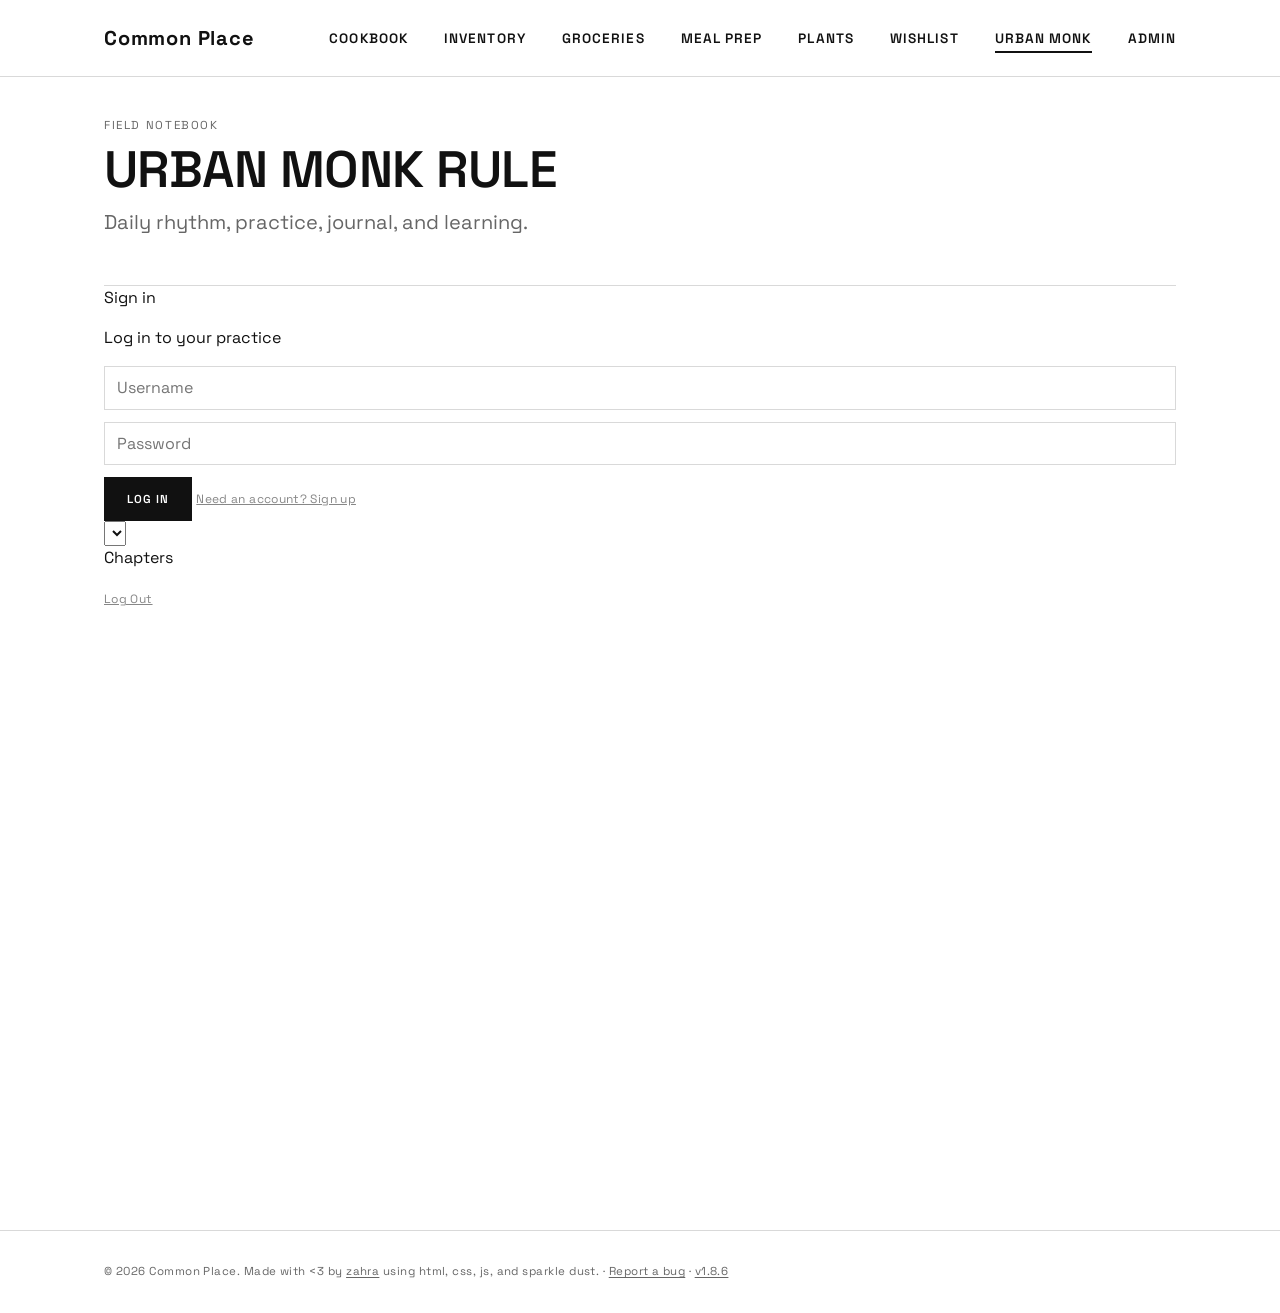
<file: monk.html>
<!DOCTYPE html>
<html lang="en">
<head>
<meta charset="UTF-8" />
<meta name="viewport" content="width=device-width, initial-scale=1.0" />
<title>Urban Monk Rule — Common Place</title>
<link rel="preconnect" href="https://fonts.googleapis.com">
<link rel="preconnect" href="https://fonts.gstatic.com" crossorigin>
<link href="https://fonts.googleapis.com/css2?family=Space+Grotesk:wght@400;500;600;700&display=swap" rel="stylesheet">
<link rel="stylesheet" href="https://cdnjs.cloudflare.com/ajax/libs/font-awesome/6.5.1/css/all.min.css" integrity="sha512-DTOQO9RWCH3ppGqcWaEA1BIZOC6xxalwEsw9c2QQeAIftl+Vegovlnee1c9QX4TctnWMn13TZye+giMm8e2LwA==" crossorigin="anonymous" referrerpolicy="no-referrer" />
<link rel="stylesheet" href="css/styles.css" />
<link rel="stylesheet" href="css/monk.css" />
</head>
<body>

<header class="site-header">
  <nav class="nav shell" aria-label="Primary">
    <a class="nav-brand" href="index.html" data-site-title>Common Place</a>
    <button class="nav-toggle" aria-label="Toggle menu" aria-expanded="false"><span></span></button>
    <ul class="nav-links">
      <li><a href="cookbook.html">COOKBOOK</a></li>
      <li><a href="inventory.html">INVENTORY</a></li>
      <li><a href="groceries.html">GROCERIES</a></li>
      <li><a href="mealprep.html">MEAL PREP</a></li>
      <li><a href="plants.html">PLANTS</a></li>
      <li><a href="wishlist.html">WISHLIST</a></li>
      <li><a href="monk.html" aria-current="page">URBAN MONK</a></li>
      <li><a href="admin.html">ADMIN</a></li>
    </ul>
  </nav>
</header>

<main>
  <div class="shell">
    <div class="page-header page-header--compact">
      <div class="page-header__eyebrow">Field notebook</div>
      <h1>URBAN MONK RULE</h1>
      <p class="page-header__subtitle">Daily rhythm, practice, journal, and learning.</p>
    </div>

    <div class="monk-wrap">
<div class="monk-auth-screen" id="auth-screen">
  <div class="monk-auth-card">
    <p class="monk-title">Sign in</p>
    <p class="monk-subtitle" id="auth-subtitle">Log in to your practice</p>
    <div class="monk-auth-error" id="auth-error" style="display:none"></div>
    <input class="monk-input" id="auth-username" placeholder="Username" autocomplete="username">
    <input class="monk-input" id="auth-password" type="password" placeholder="Password" autocomplete="current-password">
    <button class="monk-btn primary" id="auth-submit-btn">Log In</button>
    <button class="monk-quiet-link" id="auth-toggle-btn">Need an account? Sign up</button>
  </div>
</div>



<div class="monk-shell" id="monk-shell" style="display:none">

  <div class="monk-topmenu">
    <select id="monk-mobile-nav" aria-label="Chapter"></select>
  </div>

  <aside class="monk-sidebar">
    <p class="monk-sidebar-label">Chapters</p>
    <ul class="monk-nav" id="monk-nav-list"></ul>
    <button class="monk-quiet-link monk-logout-btn" id="monk-logout-btn">Log Out</button>
  </aside>

  <main class="monk-main">
    <div class="monk-content">

      <!-- HOME -->
      <section class="monk-section" id="sec-home" data-title="Home">
        <p class="monk-eyebrow"><span class="chapter-eyebrow-num"></span> &middot; <span id="home-date"></span></p>
        <h1 class="monk-h1" id="home-greeting">Home</h1>

        <!-- primary: today's vow, the one thing to act on -->
        <div class="monk-hero" id="home-vow-card">
          <p class="monk-hero-label">Today's Focus Vow</p>
          <p class="monk-hero-text" id="home-vow"></p>
          <button class="monk-btn primary" id="home-vow-btn">Mark as Kept</button>
        </div>

        <!-- primary: the actual reason to open this page each day -->
        <div class="monk-question-block">
          <p class="monk-hero-label">Today's Question</p>
          <p class="monk-question-text" id="home-question"></p>
          <div class="monk-question-actions">
            <button class="monk-quiet-link" id="home-question-new">Another Question</button>
            <button class="monk-quiet-link" id="home-question-reveal">Reflect on This</button>
          </div>
          <div id="home-question-reflect" style="display:none">
            <textarea class="monk-textarea" id="home-question-answer" placeholder="A line or two is enough..."></textarea>
            <button class="monk-btn primary" id="home-question-save">Save to Journal</button>
          </div>
        </div>

        <!-- secondary: streak, at a glance -->
        <div class="monk-streak-block">
          <div class="monk-streak-header">
            <span class="monk-home-label">Current Streak</span>
            <span class="monk-home-value" id="home-streak"></span>
          </div>
          <div class="monk-streak-row" id="home-streak-dots"></div>
        </div>

        <!-- tertiary: a quote, cyclable but quiet -->
        <div class="monk-quote-block">
          <p class="monk-quote" id="home-quote"></p>
          <button class="monk-quiet-link" id="home-quote-new">Another Line</button>
        </div>

        <!-- tertiary: reminders, doubling as a shortcut down to Rhythm below -->
        <div class="monk-reminder-row">
          <button class="monk-reminder" id="home-morning-reminder-btn">
            <span class="monk-home-label">Morning</span>
            <span id="home-morning-reminder"></span>
          </button>
          <button class="monk-reminder" id="home-evening-reminder-btn">
            <span class="monk-home-label">Evening</span>
            <span id="home-evening-reminder"></span>
          </button>
          <button class="monk-reminder" id="home-dharma-reminder-btn">
            <span class="monk-home-label">Sit</span>
            <span id="home-dharma-reminder"></span>
          </button>
        </div>

        <div id="home-rhythm-block">
          <h2 class="monk-h2">Rhythm</h2>
          <h3 class="monk-h3">Morning</h3>
          <ul class="monk-checklist" id="rhythm-morning"></ul>
          <div class="monk-inline-add">
            <input class="monk-input" id="rhythm-morning-input" placeholder="Add to morning rhythm">
            <button class="monk-btn primary" id="rhythm-morning-add">Add</button>
          </div>
          <h3 class="monk-h3">Evening</h3>
          <ul class="monk-checklist" id="rhythm-evening"></ul>
          <div class="monk-inline-add">
            <input class="monk-input" id="rhythm-evening-input" placeholder="Add to evening rhythm">
            <button class="monk-btn primary" id="rhythm-evening-add">Add</button>
          </div>
        </div>

        <div id="home-todo-block">
          <h2 class="monk-h2">To-Do</h2>
          <div class="monk-inline-add">
            <input class="monk-input" id="home-todo-input" placeholder="Add a task">
            <button class="monk-btn primary" id="home-todo-add">Add</button>
          </div>
          <ul class="monk-checklist" id="home-todo-list"></ul>
        </div>
      </section>

      <!-- CALENDAR -->
      <section class="monk-section" id="sec-calendar" data-title="Calendar">
        <p class="monk-eyebrow"><span class="chapter-eyebrow-num"></span></p>
        <h1 class="monk-h1">Calendar</h1>
        <p class="monk-lede">Appointments and meetings, by day, week, month, or the whole year at a glance. Any day with something on it turns solid.</p>

        <div class="monk-cal-toolbar">
          <div class="monk-cal-viewswitch" id="cal-view-switch">
            <button type="button" data-view="day">Day</button>
            <button type="button" data-view="week">Week</button>
            <button type="button" data-view="month" class="active">Month</button>
            <button type="button" data-view="year">Year</button>
          </div>
          <div class="monk-cal-nav">
            <button class="monk-btn" type="button" id="cal-prev" aria-label="Previous">&larr;</button>
            <button class="monk-btn" type="button" id="cal-today">Today</button>
            <button class="monk-btn" type="button" id="cal-next" aria-label="Next">&rarr;</button>
          </div>
          <p class="monk-cal-label" id="cal-label"></p>
          <button class="monk-btn primary" type="button" id="cal-new-event">+ Appointment</button>
        </div>

        <div id="cal-view"></div>
      </section>

      <!-- WORK -->
      <section class="monk-section" id="sec-work" data-title="Work">
        <p class="monk-eyebrow"><span class="chapter-eyebrow-num"></span></p>
        <h1 class="monk-h1">Work</h1>

        <h2 class="monk-h2">Focus Timer</h2>
        <div id="work-timer-setup">
          <div class="monk-tag-row" id="work-duration-row"></div>
          <button class="monk-btn primary" id="work-timer-start">Start</button>
        </div>
        <div id="work-timer-active" style="display:none">
          <p class="monk-sit-timer" id="work-timer-display">25:00</p>
          <button class="monk-btn" id="work-timer-pause">Pause</button>
          <button class="monk-btn" id="work-timer-end">End Session</button>
        </div>

        <h2 class="monk-h2">Board</h2>
        <div class="monk-kanban">
          <div class="monk-kanban-col" id="kanban-col-todo" data-kanban-col="todo">
            <h3 class="monk-h3">To Do</h3>
            <div class="monk-kanban-body" id="kanban-body-todo"></div>
            <div class="monk-inline-add">
              <input class="monk-input" id="kanban-add-todo" placeholder="Add a card">
              <button class="monk-btn" data-col="todo">Add</button>
            </div>
          </div>
          <div class="monk-kanban-col" id="kanban-col-doing" data-kanban-col="doing">
            <h3 class="monk-h3">Doing</h3>
            <div class="monk-kanban-body" id="kanban-body-doing"></div>
            <div class="monk-inline-add">
              <input class="monk-input" id="kanban-add-doing" placeholder="Add a card">
              <button class="monk-btn" data-col="doing">Add</button>
            </div>
          </div>
          <div class="monk-kanban-col" id="kanban-col-done" data-kanban-col="done">
            <h3 class="monk-h3">Done</h3>
            <div class="monk-kanban-body" id="kanban-body-done"></div>
            <div class="monk-inline-add">
              <input class="monk-input" id="kanban-add-done" placeholder="Add a card">
              <button class="monk-btn" data-col="done">Add</button>
            </div>
          </div>
        </div>
      </section>

      <!-- DHARMA -->
      <section class="monk-section" id="sec-dharma" data-title="Dharma">
        <p class="monk-eyebrow"><span class="chapter-eyebrow-num"></span></p>
        <h1 class="monk-h1">Dharma</h1>
        <p class="monk-lede">This is a space for practice, not performance. It doesn't need to be perfect or daily.</p>

        <h2 class="monk-h2">Refuge</h2>
        <div class="monk-card">
          <p class="monk-prompt">Buddha, Dharma, Sangha. The teacher, the teaching, and the community around it. Taking refuge just means remembering you're not doing this alone.</p>
          <button class="monk-btn primary" id="dharma-refuge-btn">I Take Refuge Today</button>
        </div>

        <h2 class="monk-h2">Sit</h2>
        <div class="monk-card">
          <div id="dharma-sit-setup">
            <p class="monk-home-label" style="margin-bottom:10px">Practice</p>
            <div class="monk-tag-row" id="dharma-practice-row"></div>
            <p class="monk-home-label" style="margin:20px 0 10px">Length</p>
            <div class="monk-tag-row" id="dharma-duration-row"></div>
            <label class="monk-toggle-row">
              <input type="checkbox" id="dharma-visual-toggle" checked>
              <span>Show the breathing circle</span>
            </label>
            <button class="monk-btn primary" id="dharma-sit-start" style="margin-top:18px">Begin Sitting</button>
          </div>
          <div id="dharma-sit-active" style="display:none">
            <div class="monk-breath-wrap">
              <div class="monk-breath-circle" id="dharma-breath-circle"></div>
            </div>
            <p class="monk-sit-instruction">This won't control your breathing. It's just something soft to look at, if that helps.</p>
            <p class="monk-sit-timer" id="dharma-sit-timer">10:00</p>
            <button class="monk-btn" id="dharma-sit-end">End Sitting</button>
          </div>
          <p class="monk-note" id="dharma-sit-stats"></p>
        </div>

        <h2 class="monk-h2">Loving-Kindness</h2>
        <div class="monk-card">
          <p class="monk-home-label" id="dharma-metta-stage" style="margin-bottom:10px"></p>
          <p class="monk-quote" id="dharma-metta-phrase"></p>
          <button class="monk-quiet-link" id="dharma-metta-next">Next Phrase</button>
        </div>

        <h2 class="monk-h2">Mala</h2>
        <div class="monk-card monk-mala-card">
          <button class="monk-mala-counter" id="dharma-mala-btn" type="button">
            <span class="monk-mala-n" id="dharma-mala-n">0</span>
            <span class="monk-mala-label">of 108</span>
          </button>
          <p class="monk-note" id="dharma-mala-stats"></p>
          <button class="monk-quiet-link" id="dharma-mala-reset">Reset Count</button>
        </div>

        <h2 class="monk-h2">A Verse for the Moment</h2>
        <div class="monk-card">
          <p class="monk-quote" id="dharma-gatha"></p>
          <button class="monk-quiet-link" id="dharma-gatha-new">Another Verse</button>
        </div>

        <h2 class="monk-h2">Today's Precepts</h2>
        <p class="monk-lede">Not a scorecard. Just five things to keep in mind today.</p>
        <ul class="monk-checklist" id="dharma-precepts"></ul>

        <h2 class="monk-h2">Contemplation</h2>
        <div class="monk-card">
          <p class="monk-prompt" id="dharma-prompt"></p>
          <textarea class="monk-textarea" id="dharma-note" placeholder="Sit with it a moment, then write..."></textarea>
          <button class="monk-btn primary" id="dharma-save">Save Reflection</button>
          <button class="monk-btn" id="dharma-new">New Prompt</button>
        </div>
        <h2 class="monk-h2">Past Reflections</h2>
        <div id="dharma-entries"></div>
      </section>

      <!-- MOVEMENT -->
      <section class="monk-section" id="sec-movement" data-title="Movement">
        <p class="monk-eyebrow"><span class="chapter-eyebrow-num"></span></p>
        <h1 class="monk-h1">Movement</h1>
        <p class="monk-lede">Fixed routines, done the same way every time. Nothing shuffled or random. Click one to walk through it.</p>
        <div class="monk-tag-row" id="movement-tags"></div>
      </section>

      <!-- PLACE -->
      <section class="monk-section" id="sec-place" data-title="Place">
        <p class="monk-eyebrow"><span class="chapter-eyebrow-num"></span></p>
        <h1 class="monk-h1">Place</h1>
        <div class="monk-card">
          <p class="monk-prompt" id="place-prompt"></p>
          <textarea class="monk-textarea" id="place-note" placeholder="Write what you noticed..."></textarea>
          <button class="monk-btn primary" id="place-save">Save Observation</button>
          <button class="monk-btn" id="place-new">New Prompt</button>
        </div>
        <h2 class="monk-h2">Past Observations</h2>
        <div id="place-entries"></div>
      </section>

      <!-- PRESENCE -->
      <section class="monk-section" id="sec-presence" data-title="Presence, Solitude & Humility">
        <p class="monk-eyebrow"><span class="chapter-eyebrow-num"></span></p>
        <h1 class="monk-h1">Presence, Solitude &amp; Humility</h1>

        <h2 class="monk-h2">Presence</h2>
        <div class="monk-card">
          <p class="monk-prompt" id="presence-prompt"></p>
          <button class="monk-btn primary" id="presence-done">I Did This</button>
          <button class="monk-btn" id="presence-new">New Practice</button>
        </div>

        <h2 class="monk-h2">Solitude</h2>
        <div class="monk-card">
          <p class="monk-prompt" id="solitude-prompt"></p>
          <button class="monk-btn primary" id="solitude-done">Mark Complete</button>
          <button class="monk-btn" id="solitude-new">Randomize</button>
        </div>

        <h2 class="monk-h2">Humility</h2>
        <div class="monk-card">
          <p class="monk-prompt" id="humility-prompt"></p>
          <button class="monk-btn" id="humility-new">New Reminder</button>
        </div>
      </section>

      <!-- LEARNING -->
      <section class="monk-section" id="sec-learning" data-title="Learning">
        <p class="monk-eyebrow"><span class="chapter-eyebrow-num"></span></p>
        <h1 class="monk-h1">Learning</h1>
        <p class="monk-lede">Your own notebook, laid out as one web. Drag anything to move it, drag it onto a folder to file it away, click a folder to zoom into what's inside.</p>

        <div class="monk-card">
          <p class="monk-home-label" style="margin-bottom:8px">Something to explore</p>
          <select class="monk-select" id="learning-category"></select>
          <p class="monk-prompt" id="learning-topic"></p>
          <button class="monk-btn primary" id="learning-done">Mark Studied</button>
          <button class="monk-btn" id="learning-new">New Topic</button>
        </div>

        <h2 class="monk-h2">Notebook</h2>
        <div class="monk-kb-toolbar">
          <div class="monk-kb-breadcrumb" id="kb-breadcrumb"></div>
          <div class="monk-kb-actions">
            <button class="monk-btn" id="kb-new-folder">+ Folder</button>
            <button class="monk-btn primary" id="kb-new-content">+ Content</button>
          </div>
        </div>
        <div class="monk-kb-web" id="kb-web"></div>
      </section>

      <!-- READING -->
      <section class="monk-section" id="sec-reading" data-title="Reading">
        <p class="monk-eyebrow"><span class="chapter-eyebrow-num"></span></p>
        <h1 class="monk-h1">Reading</h1>
        <p class="monk-lede">A shelf, not a checklist. Click a book to add notes and quotes.</p>
        <div class="monk-card">
          <input class="monk-input" id="book-title-input" placeholder="Title">
          <input class="monk-input" id="book-author-input" placeholder="Author, optional">
          <button class="monk-btn primary" id="book-add">Add Book</button>
        </div>
        <div id="book-list"></div>
      </section>

      <!-- CRAFT -->
      <section class="monk-section" id="sec-craft" data-title="Craft">
        <p class="monk-eyebrow"><span class="chapter-eyebrow-num"></span></p>
        <h1 class="monk-h1">Craft</h1>
        <div class="monk-card">
          <p class="monk-prompt" id="craft-prompt">Press Random Craft to begin.</p>
          <button class="monk-btn primary" id="craft-done">Mark Completed</button>
          <button class="monk-btn" id="craft-new">Random Craft</button>
        </div>
        <div id="craft-groups"></div>
      </section>

      <!-- PLANTS -->
      <section class="monk-section" id="sec-plants" data-title="Plants">
        <p class="monk-eyebrow"><span class="chapter-eyebrow-num"></span></p>
        <h1 class="monk-h1">Plants</h1>
        <p class="monk-lede">Seed to seedling to sprout to fruiting to harvestable.</p>
        <div class="monk-card">
          <input class="monk-input" id="plant-name-input" placeholder="Name (e.g. Balcony Basil)">
          <input class="monk-input" id="plant-species-input" placeholder="Variety, optional">
          <button class="monk-btn primary" id="plant-add">Add Plant</button>
        </div>
        <div id="plant-list"></div>
      </section>

      <!-- SOURDOUGH -->
      <section class="monk-section" id="sec-sourdough" data-title="Sourdough">
        <p class="monk-eyebrow"><span class="chapter-eyebrow-num"></span></p>
        <h1 class="monk-h1">Sourdough</h1>

        <h2 class="monk-h2">Starter Log</h2>
        <div class="monk-card">
          <p class="monk-home-value" id="sourdough-last-fed"></p>
          <input class="monk-input" id="sourdough-note-input" placeholder="Note, optional (example: 50g flour, 50g water)" style="margin-top:14px">
          <button class="monk-btn primary" id="sourdough-log">Log a Feeding</button>
        </div>
        <div id="sourdough-log-entries"></div>

        <h2 class="monk-h2">Discard Recipes</h2>
        <div class="monk-tag-row" id="sourdough-discard-tags"></div>

        <h2 class="monk-h2">Recipes to Try</h2>
        <div class="monk-tag-row" id="sourdough-recipe-tags"></div>
      </section>

      <!-- TEA -->
      <section class="monk-section" id="sec-tea" data-title="Tea">
        <p class="monk-eyebrow"><span class="chapter-eyebrow-num"></span></p>
        <h1 class="monk-h1">Tea</h1>
        <p class="monk-lede">Blends made from what you'd scoop out of bulk bins. Mix a jar and steep from it for weeks.</p>
        <div class="monk-tag-row" id="tea-tags"></div>
      </section>

      <!-- WATCHLIST -->
      <section class="monk-section" id="sec-watchlist" data-title="Watchlist">
        <p class="monk-eyebrow"><span class="chapter-eyebrow-num"></span></p>
        <h1 class="monk-h1">Watchlist</h1>
        <p class="monk-lede">Something to learn from, instead of doomscrolling.</p>
        <div class="monk-card">
          <input class="monk-input" id="watch-title-input" placeholder="Title">
          <input class="monk-input" id="watch-note-input" placeholder="Why this one? (optional)">
          <button class="monk-btn primary" id="watch-add">Add to Watchlist</button>
        </div>
        <button class="monk-btn" id="watch-surprise">What Should I Watch Tonight?</button>
        <p class="monk-quote" id="watch-suggestion" style="display:none"></p>
        <ul class="monk-checklist" id="watch-list"></ul>
      </section>

      <!-- WISHLIST -->
      <section class="monk-section" id="sec-wishlist" data-title="Wishlist">
        <p class="monk-eyebrow"><span class="chapter-eyebrow-num"></span></p>
        <h1 class="monk-h1">Wishlist</h1>
        <p class="monk-lede">Things to mull over rather than buy on impulse. Nothing here is a cart.</p>

        <div class="monk-card">
          <p class="monk-home-label" style="margin-bottom:10px">Daily amount you're setting aside toward things on this list</p>
          <div class="monk-rate-row">
            <span>$</span>
            <input class="monk-input" id="wishlist-rate-input" style="margin-bottom:0" inputmode="decimal">
            <button class="monk-btn" id="wishlist-rate-save">Save</button>
          </div>
          <p class="monk-note" style="margin-top:10px">This comes from what you set aside, not from rent or bills. It's a pace-setter, not a real budget.</p>
        </div>

        <div class="monk-card">
          <input class="monk-input" id="wish-name-input" placeholder="Item">
          <input class="monk-input" id="wish-price-input" placeholder="Price (e.g. 100)" inputmode="decimal">
          <input class="monk-input" id="wish-note-input" placeholder="Why do you want it? (optional)">
          <button class="monk-btn primary" id="wish-add">Add to Wishlist</button>
        </div>

        <div id="wishlist-list"></div>
      </section>

      <!-- STEWARDSHIP -->
      <section class="monk-section" id="sec-stewardship" data-title="Stewardship">
        <p class="monk-eyebrow"><span class="chapter-eyebrow-num"></span></p>
        <h1 class="monk-h1">Stewardship</h1>
        <div class="monk-card">
          <p class="monk-prompt" id="stewardship-prompt"></p>
          <button class="monk-btn primary" id="stewardship-done">Mark Complete</button>
          <button class="monk-btn" id="stewardship-new">Randomize</button>
        </div>

        <h2 class="monk-h2">Stitches &amp; Repairs</h2>
        <p class="monk-lede">A running reference of mending techniques, so you reach for the right one instead of replacing.</p>
        <ul class="monk-bookmark-list" id="stitch-list"></ul>
        <div class="monk-inline-add">
          <input class="monk-input" id="stitch-input" placeholder="Add a stitch or repair type">
          <button class="monk-btn primary" id="stitch-add">Add</button>
        </div>

        <h2 class="monk-h2">To Give Away</h2>
        <p class="monk-lede" id="giveaway-stats"></p>
        <ul class="monk-checklist" id="giveaway-list"></ul>
        <div class="monk-inline-add">
          <input class="monk-input" id="giveaway-input" placeholder="Something to let go of">
          <button class="monk-btn primary" id="giveaway-add">Add</button>
        </div>
      </section>

      <!-- ATTENTION -->
      <section class="monk-section" id="sec-attention" data-title="Attention">
        <p class="monk-eyebrow"><span class="chapter-eyebrow-num"></span></p>
        <h1 class="monk-h1">Attention</h1>
        <div class="monk-counter-row">
          <button class="monk-counter-btn" data-attn="reached">
            <span class="n" id="attn-n-reached">0</span>
            <span class="label">I reached for my phone unnecessarily</span>
          </button>
          <button class="monk-counter-btn" data-attn="noticed">
            <span class="n" id="attn-n-noticed">0</span>
            <span class="label">I noticed and stopped</span>
          </button>
          <button class="monk-counter-btn" data-attn="focused">
            <span class="n" id="attn-n-focused">0</span>
            <span class="label">I completed focused work</span>
          </button>
        </div>
        <p class="monk-note">Totals shown are for the last 7 days.</p>
        <p class="monk-note" id="attn-redirect" style="display:none"></p>

        <h2 class="monk-h2">Instead of This</h2>
        <p class="monk-lede">A few places worth reaching for instead.</p>
        <ul class="monk-bookmark-list" id="attn-bookmarks"></ul>
        <div class="monk-bookmark-add">
          <input class="monk-input" id="attn-bookmark-label" placeholder="Label">
          <input class="monk-input" id="attn-bookmark-url" placeholder="https://...">
          <button class="monk-btn primary" id="attn-bookmark-add">Add</button>
        </div>
      </section>

      <!-- JOY -->
      <section class="monk-section" id="sec-joy" data-title="Joy">
        <p class="monk-eyebrow"><span class="chapter-eyebrow-num"></span></p>
        <h1 class="monk-h1">Joy</h1>
        <div class="monk-card">
          <p class="monk-prompt" id="joy-prompt"></p>
          <button class="monk-btn primary" id="joy-done">I Did This</button>
          <button class="monk-btn" id="joy-new">Random Joy</button>
        </div>
      </section>

      <!-- JOURNAL -->
      <section class="monk-section" id="sec-journal" data-title="Journal">
        <p class="monk-eyebrow"><span class="chapter-eyebrow-num"></span></p>
        <h1 class="monk-h1">Journal</h1>
        <textarea class="monk-textarea" id="journal-text" placeholder="Write today's entry..."></textarea>
        <button class="monk-btn primary" id="journal-save">Save Entry</button>
        <h2 class="monk-h2">Entries</h2>
        <div id="journal-entries"></div>
      </section>

      <!-- RANDOM PRACTICE -->
      <!-- PROGRESS -->
      <section class="monk-section" id="sec-progress" data-title="Progress">
        <p class="monk-eyebrow"><span class="chapter-eyebrow-num"></span></p>
        <h1 class="monk-h1">Progress</h1>
        <p class="monk-lede">A record, not a scoreboard. The purpose is reflection, not achievement.</p>
        <div id="progress-bars"></div>
      </section>

    </div>
  </main>
</div>

<input type="file" id="kb-photo-input" accept="image/*" style="display:none">

<div class="monk-modal-overlay" id="monk-modal-overlay" style="display:none">
  <div class="monk-modal">
    <button class="monk-modal-close" id="monk-modal-close" aria-label="Close">&times;</button>
    <div id="monk-modal-body"></div>
  </div>
</div>

<div class="monk-sketch-overlay" id="kb-sketch-overlay" style="display:none">
  <div class="monk-sketch-card">
    <input class="monk-input monk-sketch-title" id="kb-sketch-title" placeholder="Sketch title">
    <div class="monk-sketch-toolbar">
      <button class="monk-sketch-tool active" id="kb-tool-pen" type="button">Pen</button>
      <button class="monk-sketch-tool" id="kb-tool-eraser" type="button">Eraser</button>
      <label class="monk-sketch-thickness">
        Thickness
        <input type="range" id="kb-thickness" min="1" max="20" value="3">
      </label>
      <button class="monk-quiet-link" id="kb-undo" type="button">Undo</button>
      <button class="monk-btn primary" id="kb-sketch-done" type="button">Done</button>
    </div>
    <canvas class="monk-sketch-canvas tool-pen" id="kb-canvas" width="600" height="400"></canvas>
  </div>
</div>
    </div>
  </div>
</main>

<footer class="site-footer">
  <div class="shell" data-site-footer>Common Place.</div>
</footer>

<script src="js/config.js"></script>
<script src="js/utils.js"></script>
<script src="js/monk/back4app-client.js"></script>
<script src="js/monk/monk-data.js"></script>
<script src="js/monk/monk-app.js"></script>
</body>
</html>
</file>
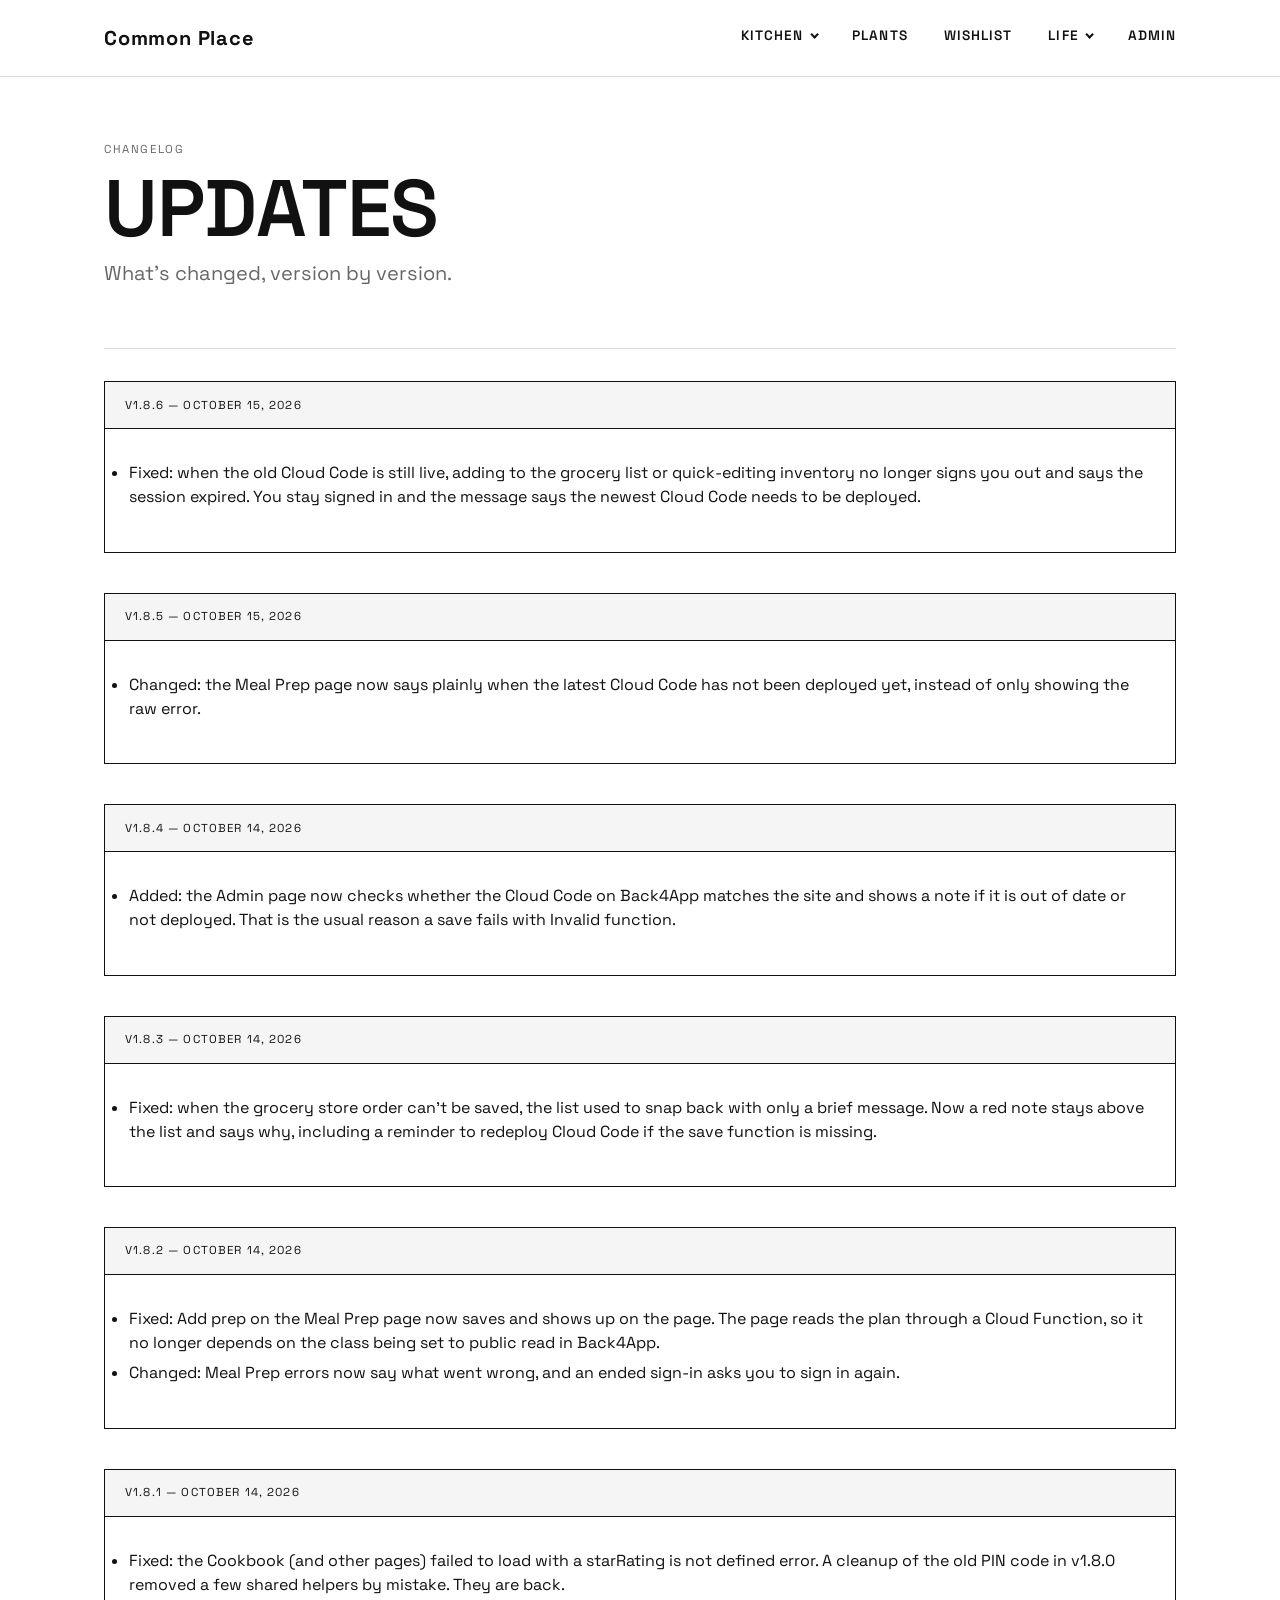
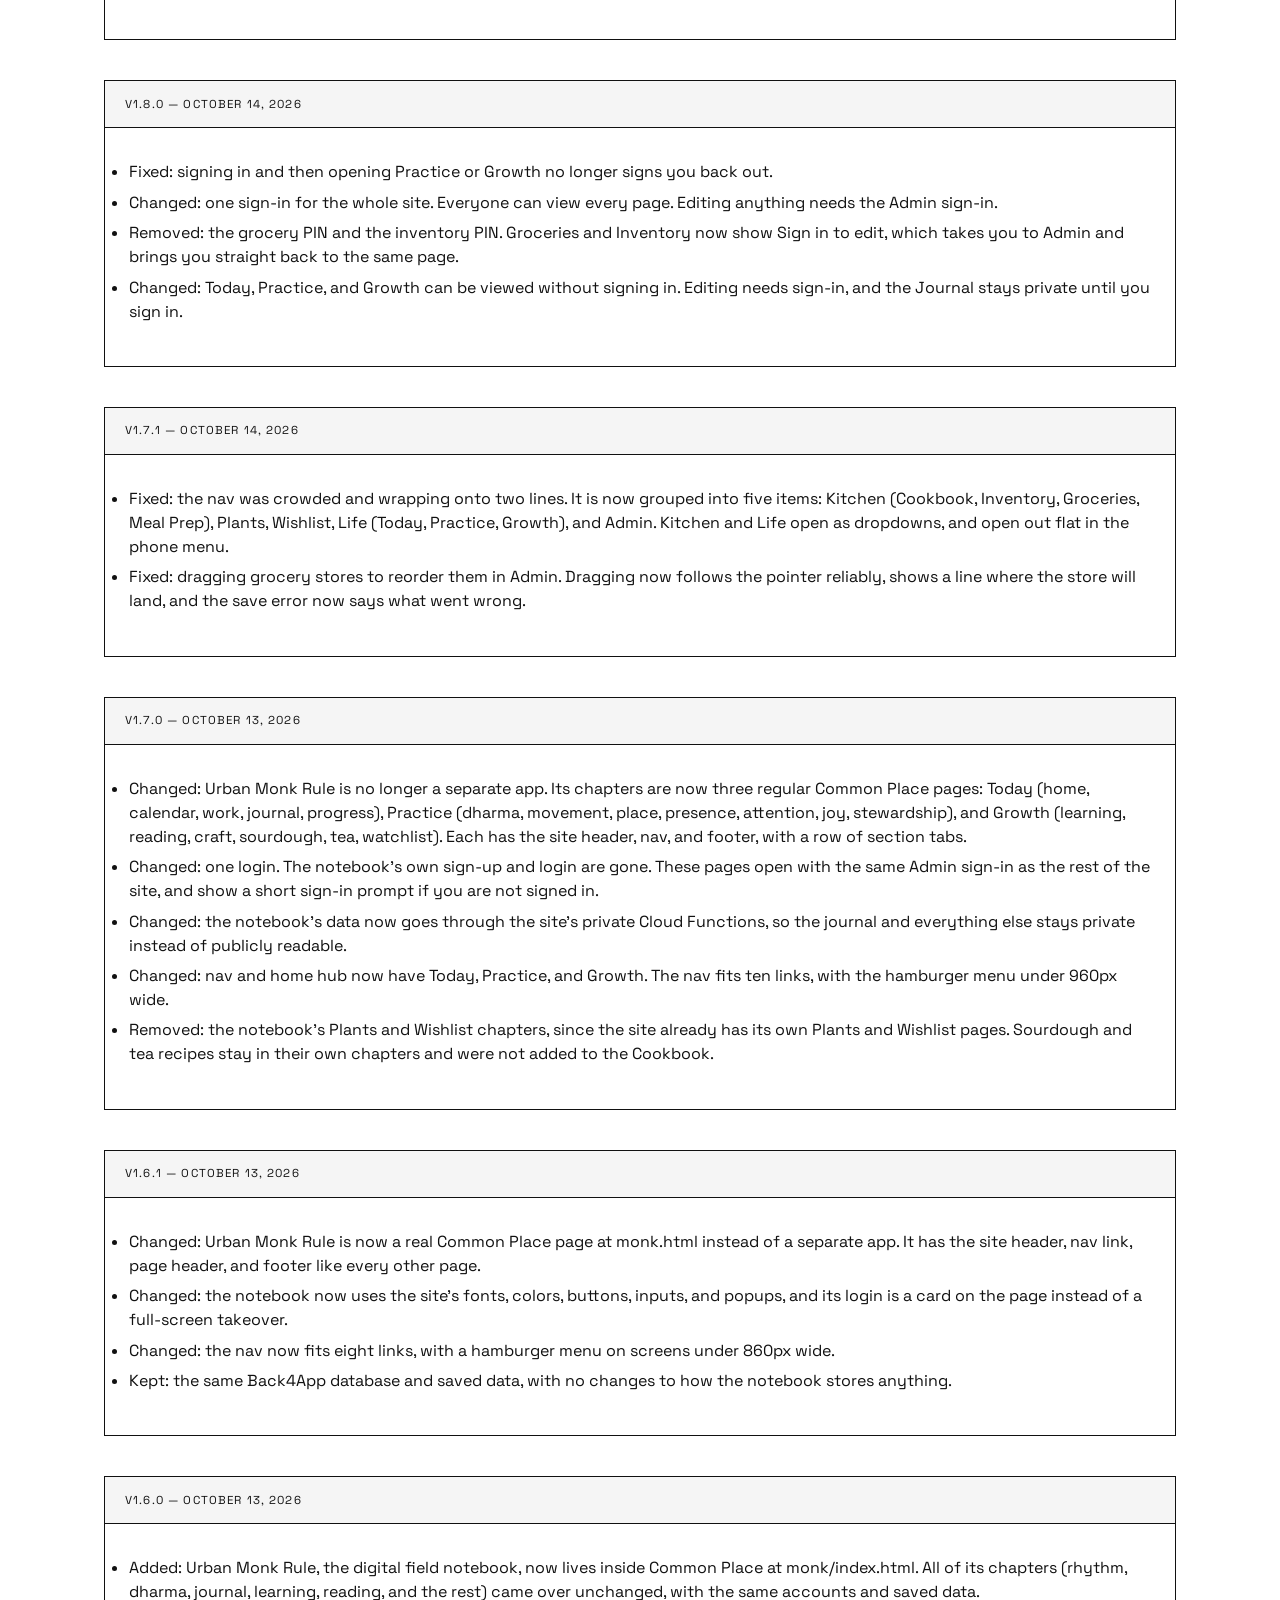
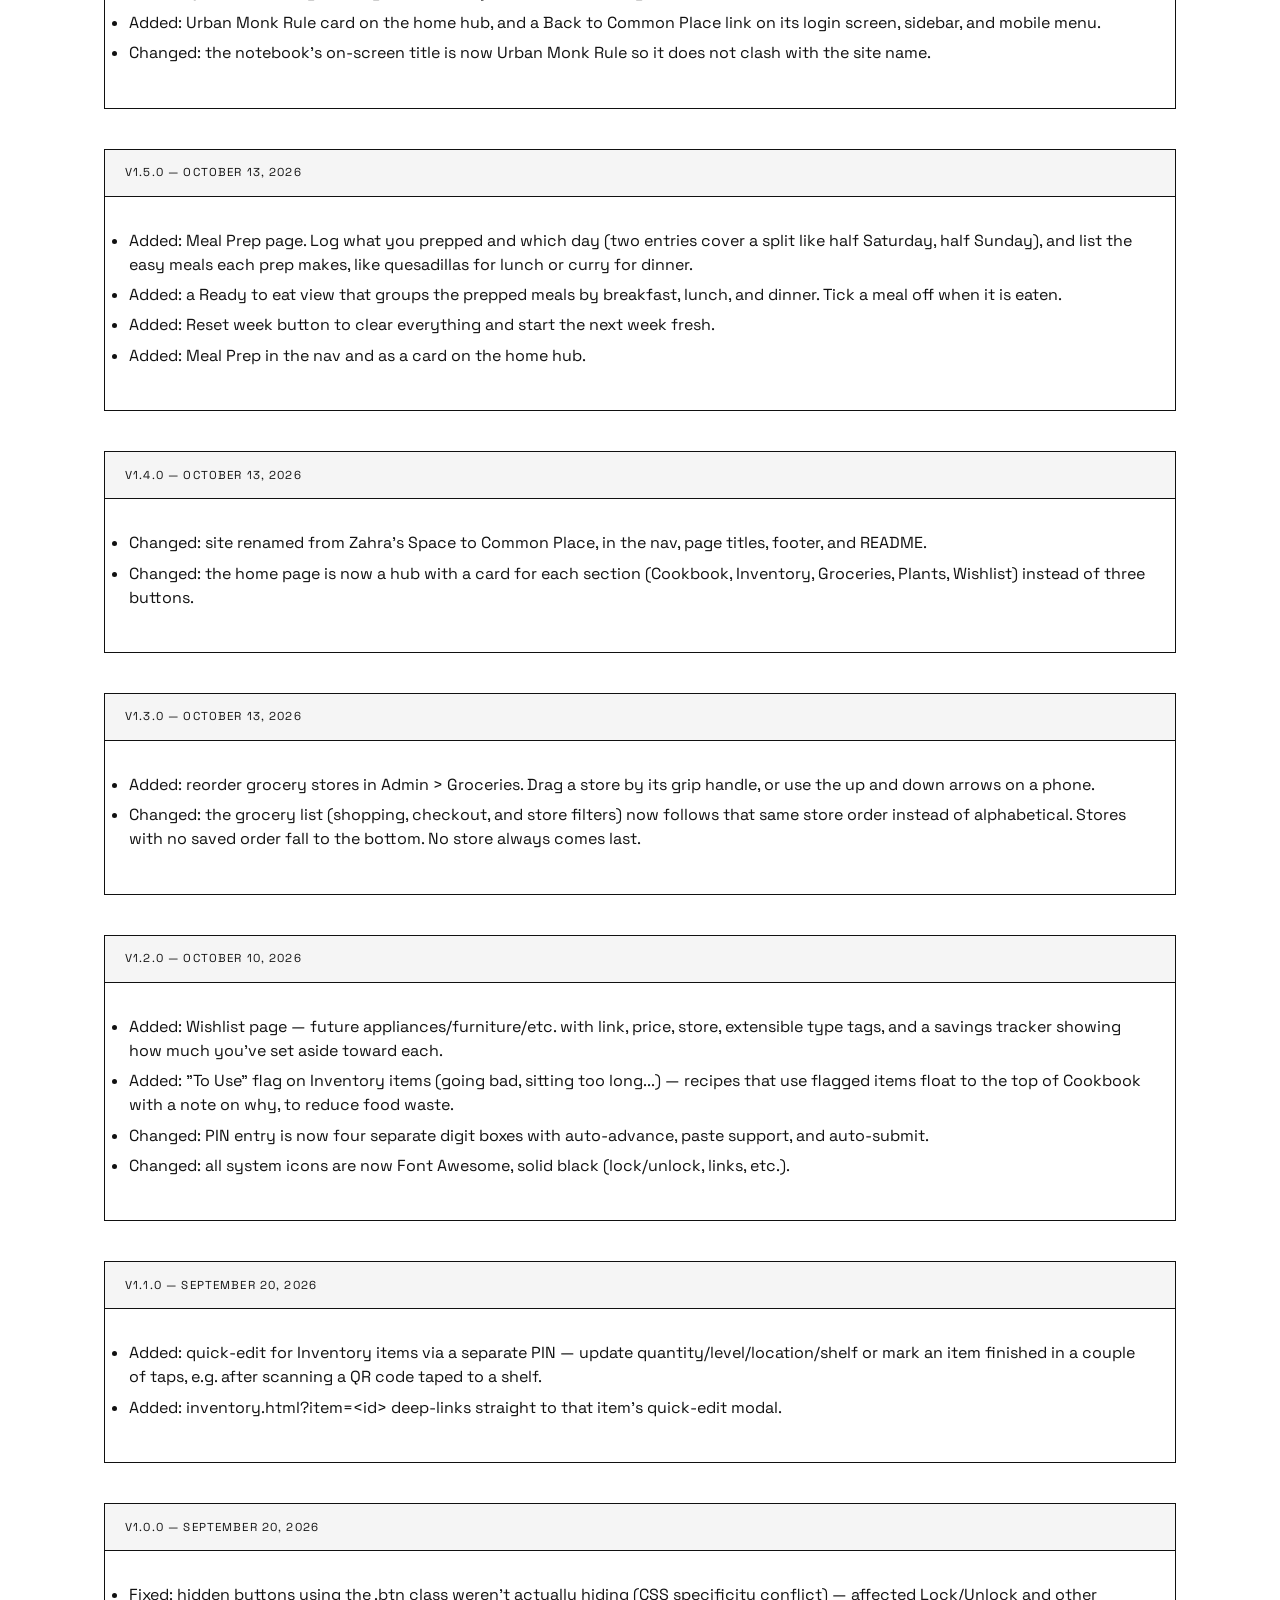
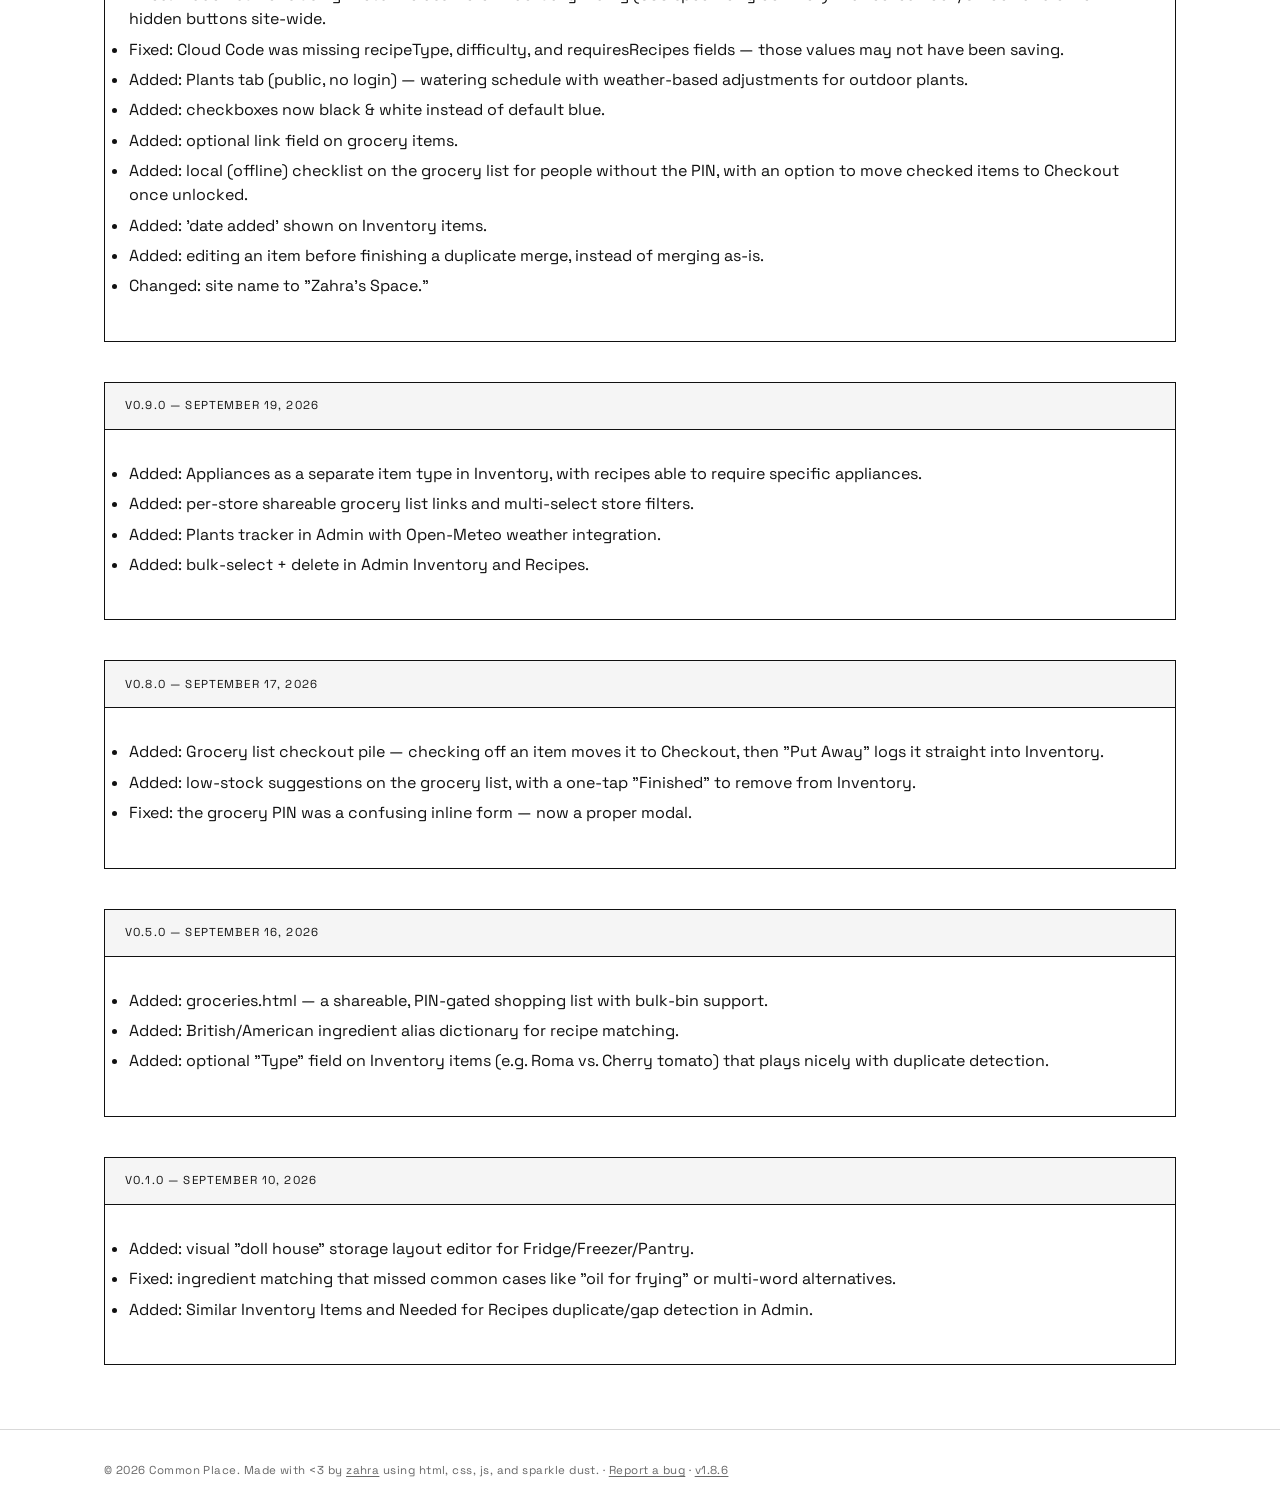
<file: updates.html>
<!DOCTYPE html>
<html lang="en">
<head>
<meta charset="UTF-8" />
<meta name="viewport" content="width=device-width, initial-scale=1.0" />
<title>Updates — Common Place</title>
<link rel="preconnect" href="https://fonts.googleapis.com">
<link rel="preconnect" href="https://fonts.gstatic.com" crossorigin>
<link href="https://fonts.googleapis.com/css2?family=Space+Grotesk:wght@400;500;600;700&display=swap" rel="stylesheet">
<link rel="stylesheet" href="https://cdnjs.cloudflare.com/ajax/libs/font-awesome/6.5.1/css/all.min.css" integrity="sha512-DTOQO9RWCH3ppGqcWaEA1BIZOC6xxalwEsw9c2QQeAIftl+Vegovlnee1c9QX4TctnWMn13TZye+giMm8e2LwA==" crossorigin="anonymous" referrerpolicy="no-referrer" />
<link rel="stylesheet" href="css/styles.css" />
</head>
<body>

<header class="site-header">
  <nav class="nav shell" aria-label="Primary">
    <a class="nav-brand" href="index.html" data-site-title>Common Place</a>
    <button class="nav-toggle" aria-label="Toggle menu" aria-expanded="false"><span></span></button>
    <ul class="nav-links">
      <li class="nav-group">
        <button type="button" class="nav-group__btn" aria-expanded="false">KITCHEN</button>
        <ul class="nav-sub">
          <li><a href="cookbook.html">COOKBOOK</a></li>
          <li><a href="inventory.html">INVENTORY</a></li>
          <li><a href="groceries.html">GROCERIES</a></li>
          <li><a href="mealprep.html">MEAL PREP</a></li>
        </ul>
      </li>
      <li><a href="plants.html">PLANTS</a></li>
      <li><a href="wishlist.html">WISHLIST</a></li>
      <li class="nav-group">
        <button type="button" class="nav-group__btn" aria-expanded="false">LIFE</button>
        <ul class="nav-sub">
          <li><a href="today.html">TODAY</a></li>
          <li><a href="practice.html">PRACTICE</a></li>
          <li><a href="growth.html">GROWTH</a></li>
        </ul>
      </li>
      <li><a href="admin.html">ADMIN</a></li>
    </ul>
  </nav>
</header>

<main>
  <div class="shell">
    <div class="page-header">
      <div class="page-header__eyebrow">Changelog</div>
      <h1>UPDATES</h1>
      <p class="page-header__subtitle">What's changed, version by version.</p>
    </div>

    <div id="updates-list"></div>
  </div>
</main>

<footer class="site-footer">
  <div class="shell" data-site-footer>Zahra's Space.</div>
</footer>

<script src="js/config.js"></script>
<script src="js/changelog.js"></script>
<script src="js/utils.js"></script>
<script>
  document.getElementById("updates-list").innerHTML = CHANGELOG.map(function(entry) {
    var dateLabel = new Date(entry.date + "T00:00:00").toLocaleDateString(undefined, { year: "numeric", month: "long", day: "numeric" });
    var items = entry.changes.map(function(c) { return "<li style=\"margin-bottom:0.4rem;\">" + c + "</li>"; }).join("");
    return "<div class=\"admin-missing-section\"><div class=\"admin-missing-section__title\">" + entry.version + " — " + dateLabel + "</div><ul style=\"padding:1rem 1.5rem 1.25rem;\">" + items + "</ul></div>";
  }).join("");
</script>
</body>
</html>
</file>
<file: css/styles.css>
/* =========================================================================
   Common Place — design system
   Black & white, editorial, Space Grotesk. All colors as CSS variables
   so the palette is easy to change from one place.
   ========================================================================= */

:root {
  /* Palette */
  --color-bg: #FFFFFF;
  --color-text: #111111;
  --color-text-secondary: #666666;
  --color-border: #D9D9D9;
  --color-border-strong: #111111;
  --color-section-bg: #F5F5F5;
  --color-overlay: rgba(17, 17, 17, 0.5);

  /* Type */
  --font-display: "Space Grotesk", "Helvetica Neue", Arial, sans-serif;
  --font-body: "Space Grotesk", "Helvetica Neue", Arial, sans-serif;

  --step-caption: 0.72rem;
  --step-small: 0.85rem;
  --step-base: 1rem;
  --step-medium: 1.25rem;
  --step-large: 1.9rem;
  --step-xl: 3.2rem;
  --step-xxl: 5rem;

  /* Layout */
  --content-width: 1120px;
  --gutter: 24px;
  --nav-height: 76px;

  /* Motion */
  --transition-fast: 140ms ease;
  --transition-base: 220ms ease;
}

/* -------------------------------------------------------------------
   Reset / base
   ------------------------------------------------------------------- */

*, *::before, *::after { box-sizing: border-box; }

html {
  -webkit-text-size-adjust: 100%;
  /* Safety net against any missed overflow case on narrow screens —
     applied to html (not body) so it doesn't interfere with the sticky
     site header, which needs body/html as its natural scroll container. */
  overflow-x: hidden;
}

/* Font Awesome icons — inherit the surrounding text color (always
   black/dark in this design system), small gap before label text. */
.fa-solid, .fa-regular, .fa-brands { color: inherit; }
.btn .fa-solid, .missing-ingredient-row .fa-solid, .admin-missing-section__title .fa-solid {
  margin-right: 0.4em;
}

/* CRITICAL: without this, any element that both has the [hidden]
   attribute AND a class setting its own `display` (e.g. .btn {
   display: inline-flex }) stays visible — the class's display wins over
   the browser's default [hidden]{display:none} rule since both are
   author-level concerns to the CSS engine. This one rule guarantees
   hidden always actually hides, site-wide. */
[hidden] { display: none !important; }

body {
  margin: 0;
  background: var(--color-bg);
  color: var(--color-text);
  font-family: var(--font-body);
  font-size: var(--step-base);
  line-height: 1.5;
  -webkit-font-smoothing: antialiased;
}

body.no-scroll { overflow: hidden; }

h1, h2, h3, h4 {
  font-family: var(--font-display);
  font-weight: 600;
  margin: 0;
  letter-spacing: -0.01em;
}

p { margin: 0 0 1em; color: var(--color-text); }

a { color: inherit; text-decoration: none; }

img { max-width: 100%; display: block; }

button, input, select, textarea {
  font-family: inherit;
  font-size: inherit;
  color: inherit;
}

button {
  cursor: pointer;
  background: none;
  border: 1px solid var(--color-border-strong);
}

:focus-visible {
  outline: 2px solid var(--color-text);
  outline-offset: 2px;
}

.visually-hidden {
  position: absolute;
  width: 1px; height: 1px;
  padding: 0; margin: -1px;
  overflow: hidden;
  clip: rect(0,0,0,0);
  white-space: nowrap; border: 0;
}

/* -------------------------------------------------------------------
   Layout shell
   ------------------------------------------------------------------- */

.shell {
  max-width: var(--content-width);
  margin: 0 auto;
  padding: 0 var(--gutter);
}

main { min-height: 60vh; }

/* -------------------------------------------------------------------
   Navigation
   ------------------------------------------------------------------- */

.site-header {
  border-bottom: 1px solid var(--color-border);
  position: sticky;
  top: 0;
  background: var(--color-bg);
  z-index: 40;
}

.nav {
  height: var(--nav-height);
  display: flex;
  align-items: center;
  justify-content: space-between;
}

.nav-brand {
  font-family: var(--font-display);
  font-weight: 700;
  font-size: var(--step-medium);
  letter-spacing: 0.04em;
}

.nav-links {
  display: flex;
  gap: 2.25rem;
  list-style: none;
  margin: 0;
  padding: 0;
}

.nav-links a {
  font-size: var(--step-small);
  letter-spacing: 0.08em;
  font-weight: 600;
  padding-bottom: 4px;
  border-bottom: 2px solid transparent;
  transition: border-color var(--transition-fast);
}

.nav-links a:hover,
.nav-links a[aria-current="page"] {
  border-bottom-color: var(--color-text);
}

.nav-toggle {
  display: none;
  border: none;
  width: 32px;
  height: 24px;
  position: relative;
  padding: 0;
}

.nav-toggle span,
.nav-toggle::before,
.nav-toggle::after {
  content: "";
  position: absolute;
  left: 0;
  right: 0;
  height: 2px;
  background: var(--color-text);
  transition: transform var(--transition-base);
}
.nav-toggle::before { top: 0; }
.nav-toggle span { top: 11px; }
.nav-toggle::after { bottom: 0; }

/* -------------------------------------------------------------------
   Page header
   ------------------------------------------------------------------- */

.page-header {
  padding: 4rem 0 2.5rem;
  border-bottom: 1px solid var(--color-border);
}

.page-header__eyebrow {
  font-size: var(--step-caption);
  letter-spacing: 0.14em;
  color: var(--color-text-secondary);
  text-transform: uppercase;
  margin-bottom: 0.75rem;
}

.page-header h1 {
  font-size: var(--step-xxl);
  line-height: 0.95;
}

.page-header__subtitle {
  margin-top: 0.75rem;
  font-size: var(--step-medium);
  color: var(--color-text-secondary);
  max-width: 40ch;
}

/* -------------------------------------------------------------------
   Search + filters
   ------------------------------------------------------------------- */

.toolbar {
  display: flex;
  flex-wrap: wrap;
  gap: 1.25rem;
  align-items: center;
  padding: 1.75rem 0;
  border-bottom: 1px solid var(--color-border);
}

.search-field {
  flex: 1 1 260px;
  position: relative;
}

.search-field input {
  width: 100%;
  border: none;
  border-bottom: 1px solid var(--color-border-strong);
  background: transparent;
  padding: 0.6rem 0.1rem;
  font-size: var(--step-medium);
  font-family: var(--font-display);
}

.search-field input::placeholder { color: var(--color-text-secondary); }

.toolbar--secondary {
  padding-top: 0;
  gap: 0.9rem;
}

.toolbar__label {
  font-size: var(--step-caption);
  letter-spacing: 0.1em;
  color: var(--color-text-secondary);
  text-transform: uppercase;
  flex: 0 0 auto;
}

.filter-row {
  display: flex;
  flex-wrap: wrap;
  gap: 0.5rem;
}

.filter-chip {
  border: 1px solid var(--color-border);
  padding: 0.4rem 0.9rem;
  font-size: var(--step-caption);
  letter-spacing: 0.06em;
  text-transform: uppercase;
  background: transparent;
  transition: background var(--transition-fast), color var(--transition-fast), border-color var(--transition-fast);
}

.filter-chip:hover { border-color: var(--color-text); }

.filter-chip[aria-pressed="true"] {
  background: var(--color-text);
  color: var(--color-bg);
  border-color: var(--color-text);
}

/* -------------------------------------------------------------------
   Recipe grid + cards
   ------------------------------------------------------------------- */

.recipe-grid {
  display: grid;
  grid-template-columns: repeat(auto-fill, minmax(280px, 1fr));
  gap: 1px;
  background: var(--color-border);
  border: 1px solid var(--color-border);
  margin: 0;
}

.recipe-card {
  background: var(--color-bg);
  padding: 1.75rem;
  display: flex;
  flex-direction: column;
  gap: 0.9rem;
  text-align: left;
  border: none;
  min-height: 220px;
  transition: background var(--transition-fast);
}

.recipe-card:hover { background: var(--color-section-bg); }

.recipe-card__title {
  font-size: var(--step-large);
  line-height: 1.1;
}

.recipe-card__meta {
  font-size: var(--step-caption);
  letter-spacing: 0.08em;
  text-transform: uppercase;
  color: var(--color-text-secondary);
}

.recipe-card__desc {
  color: var(--color-text-secondary);
  font-size: var(--step-small);
  flex: 1;
}

.progress {
  height: 6px;
  background: var(--color-border);
  margin: 0.55rem 0 0.3rem;
}

.progress__bar {
  height: 100%;
  background: var(--color-text);
}

.tag-pill {
  display: inline-block;
  border: 1px solid var(--color-border-strong);
  padding: 0.05rem 0.55rem;
  margin-right: 0.3rem;
  font-size: var(--step-caption);
  letter-spacing: 0.05em;
  text-transform: uppercase;
}

.recipe-card__touse {
  font-size: var(--step-caption);
  font-weight: 600;
  border-top: 1px dashed var(--color-border);
  padding-top: 0.5rem;
}

.status-tag {
  align-self: flex-start;
  font-size: var(--step-caption);
  letter-spacing: 0.08em;
  text-transform: uppercase;
  padding: 0.3rem 0.65rem;
  border: 1px solid var(--color-border-strong);
}

.status-tag--ready {
  background: var(--color-text);
  color: var(--color-bg);
}

/* -------------------------------------------------------------------
   Buttons
   ------------------------------------------------------------------- */

.btn {
  display: inline-flex;
  align-items: center;
  justify-content: center;
  gap: 0.5rem;
  border: 1px solid var(--color-border-strong);
  background: var(--color-bg);
  color: var(--color-text);
  padding: 0.7rem 1.4rem;
  font-size: var(--step-caption);
  letter-spacing: 0.08em;
  text-transform: uppercase;
  font-weight: 600;
  min-height: 44px;
  transition: background var(--transition-fast), color var(--transition-fast);
}

.btn:hover { background: var(--color-text); color: var(--color-bg); }

.btn--primary { background: var(--color-text); color: var(--color-bg); }
.btn--primary:hover { background: #333; }

.btn--ghost { border-color: var(--color-border); }
.btn--ghost:hover { background: var(--color-section-bg); color: var(--color-text); }

.btn--danger { border-color: var(--color-border-strong); }
.btn--danger:hover { background: var(--color-text); }

.btn--small { padding: 0.45rem 0.9rem; min-height: 36px; }

.btn:disabled { opacity: 0.4; cursor: not-allowed; }

/* -------------------------------------------------------------------
   Modal
   ------------------------------------------------------------------- */

.modal-overlay {
  position: fixed;
  inset: 0;
  background: var(--color-overlay);
  display: none;
  align-items: flex-start;
  justify-content: center;
  padding: 4vh 1rem;
  overflow-y: auto;
  z-index: 100;
}

.modal-overlay.modal--open { display: flex; }

.modal {
  background: var(--color-bg);
  border: 1px solid var(--color-border-strong);
  width: 100%;
  max-width: 640px;
  padding: 2.25rem;
  position: relative;
  animation: modal-in var(--transition-base);
}

@keyframes modal-in {
  from { opacity: 0; transform: translateY(8px); }
  to { opacity: 1; transform: translateY(0); }
}

.modal__close {
  position: absolute;
  top: 1.25rem;
  right: 1.25rem;
  border: none;
  width: 32px;
  height: 32px;
  font-size: 1.2rem;
}

.modal h2 { font-size: var(--step-xl); margin-bottom: 0.5rem; padding-right: 2.5rem; }

/* -------------------------------------------------------------------
   Recipe detail
   ------------------------------------------------------------------- */

.recipe-detail__meta {
  display: flex;
  flex-wrap: wrap;
  gap: 0.4rem 1.5rem;
  font-size: var(--step-caption);
  letter-spacing: 0.08em;
  text-transform: uppercase;
  color: var(--color-text-secondary);
  margin: 0.5rem 0 1.5rem;
}

.recipe-detail__status {
  margin-bottom: 1.5rem;
}

.recipe-detail__section-title {
  font-size: var(--step-caption);
  letter-spacing: 0.12em;
  text-transform: uppercase;
  color: var(--color-text-secondary);
  border-bottom: 1px solid var(--color-border);
  padding-bottom: 0.4rem;
  margin: 1.75rem 0 0.9rem;
}

.ingredient-list {
  list-style: none;
  margin: 0;
  padding: 0;
}

.ingredient-list li {
  display: flex;
  flex-wrap: wrap;
  justify-content: space-between;
  gap: 0.4rem 1rem;
  padding: 0.5rem 0;
  border-bottom: 1px dotted var(--color-border);
  font-size: var(--step-small);
}

.ingredient-list li:last-child { border-bottom: none; }

.ingredient-status {
  font-size: var(--step-caption);
  letter-spacing: 0.06em;
  text-transform: uppercase;
  white-space: nowrap;
  color: var(--color-text-secondary);
}

.ingredient-status--have { color: var(--color-text); font-weight: 600; }
.ingredient-status--missing {
  color: var(--color-text);
  font-weight: 700;
  border-bottom: 2px solid var(--color-text);
}

.component-list {
  list-style: none;
  margin: 0;
  padding: 0;
}

.component-row {
  padding: 0.75rem 0;
  border-bottom: 1px dotted var(--color-border);
}

.component-row:last-child { border-bottom: none; }

.component-row__head {
  display: flex;
  flex-wrap: wrap;
  justify-content: space-between;
  align-items: center;
  gap: 0.4rem 1rem;
}

.component-row__title {
  font-family: var(--font-display);
  font-weight: 600;
  font-size: var(--step-small);
}

.component-row__missing {
  font-size: var(--step-caption);
  color: var(--color-text-secondary);
  margin-top: 0.3rem;
}

.recipe-detail__instructions {
  white-space: pre-line;
  font-size: var(--step-base);
  line-height: 1.7;
}

.recipe-detail__notes {
  font-size: var(--step-small);
  color: var(--color-text-secondary);
  border-left: 2px solid var(--color-border-strong);
  padding-left: 1rem;
}

/* -------------------------------------------------------------------
   Inventory summary
   ------------------------------------------------------------------- */

.summary-strip {
  display: grid;
  grid-template-columns: repeat(4, 1fr);
  border: 1px solid var(--color-border);
  border-top: none;
}

.summary-cell {
  padding: 1.25rem 1.5rem;
  border-left: 1px solid var(--color-border);
}
.summary-cell:first-child { border-left: none; }

.summary-cell__label {
  font-size: var(--step-caption);
  letter-spacing: 0.1em;
  color: var(--color-text-secondary);
  text-transform: uppercase;
}

.summary-cell__value {
  font-family: var(--font-display);
  font-size: var(--step-xl);
  margin-top: 0.15rem;
}

/* -------------------------------------------------------------------
   Inventory groups / list
   ------------------------------------------------------------------- */

.inventory-section {
  margin: 3rem 0;
}

.inventory-section__title {
  font-size: var(--step-large);
  margin-bottom: 1.25rem;
  padding-bottom: 0.5rem;
  border-bottom: 1px solid var(--color-border-strong);
}

.shelf-group {
  margin-bottom: 2rem;
}

.shelf-group__title {
  font-size: var(--step-caption);
  letter-spacing: 0.1em;
  text-transform: uppercase;
  color: var(--color-text-secondary);
  margin-bottom: 0.75rem;
}

.item-grid {
  display: grid;
  grid-template-columns: repeat(auto-fill, minmax(240px, 1fr));
  gap: 1px;
  background: var(--color-border);
  border: 1px solid var(--color-border);
}

.item-card {
  background: var(--color-bg);
  padding: 1.1rem 1.25rem;
  display: flex;
  flex-direction: column;
  gap: 0.3rem;
}

.item-card--low { border-left: 3px solid var(--color-text); }

.item-card__name {
  font-family: var(--font-display);
  font-weight: 600;
  font-size: var(--step-base);
}

.item-card__category {
  font-size: var(--step-caption);
  color: var(--color-text-secondary);
  letter-spacing: 0.04em;
}

.item-card__meta {
  font-size: var(--step-small);
  color: var(--color-text-secondary);
  display: flex;
  justify-content: space-between;
  margin-top: 0.4rem;
}

.item-card__level {
  font-size: var(--step-caption);
  letter-spacing: 0.08em;
  font-weight: 700;
}

.item-card__expiry {
  font-size: var(--step-caption);
  color: var(--color-text-secondary);
  margin-top: 0.2rem;
}

.item-card__actions {
  margin-top: 0.6rem;
  display: flex;
  gap: 0.5rem;
}

/* -------------------------------------------------------------------
   Empty states
   ------------------------------------------------------------------- */

.empty-state {
  padding: 5rem 1rem;
  text-align: center;
  color: var(--color-text-secondary);
}

.empty-state__title {
  font-family: var(--font-display);
  font-size: var(--step-large);
  color: var(--color-text);
  margin-bottom: 0.4rem;
}

/* -------------------------------------------------------------------
   Forms (admin)
   ------------------------------------------------------------------- */

.form-grid {
  display: grid;
  grid-template-columns: 1fr 1fr;
  gap: 1.25rem;
}

.form-grid--single { grid-template-columns: 1fr; }

.field {
  display: flex;
  flex-direction: column;
  gap: 0.4rem;
}

.field--full { grid-column: 1 / -1; }

.field label {
  font-size: var(--step-caption);
  letter-spacing: 0.06em;
  text-transform: uppercase;
  color: var(--color-text-secondary);
}

.field input,
.field select,
.field textarea {
  border: 1px solid var(--color-border);
  background: var(--color-bg);
  padding: 0.65rem 0.75rem;
  font-size: var(--step-base);
}

.field input:focus,
.field select:focus,
.field textarea:focus { border-color: var(--color-text); }

.field textarea { resize: vertical; min-height: 100px; font-family: var(--font-body); }

.ingredient-row {
  display: grid;
  grid-template-columns: 2fr 1fr 1fr auto auto;
  gap: 0.6rem;
  align-items: end;
  margin-bottom: 0.75rem;
}

.ingredient-row .field { gap: 0.25rem; }

.checkbox-field {
  display: flex;
  align-items: center;
  gap: 0.4rem;
  font-size: var(--step-caption);
}

.checkbox-field input { width: auto; }

/* Default browser checkboxes/radios render in an accent blue — override
   to match the black & white design system instead. */
input[type="checkbox"],
input[type="radio"] {
  accent-color: var(--color-text);
}

.level-selector {
  display: flex;
  flex-wrap: wrap;
  gap: 0.4rem;
}

.form-actions {
  display: flex;
  flex-wrap: wrap;
  gap: 0.75rem;
  margin-top: 1.75rem;
  padding-top: 1.25rem;
  border-top: 1px solid var(--color-border);
}

/* -------------------------------------------------------------------
   Admin
   ------------------------------------------------------------------- */

.admin-login {
  max-width: 380px;
  margin: 6rem auto;
  padding: 0 var(--gutter);
}

.admin-login h1 {
  font-size: var(--step-xl);
  margin-bottom: 2rem;
}

.admin-error {
  font-size: var(--step-small);
  border-left: 2px solid var(--color-text);
  padding-left: 0.75rem;
  margin: 1rem 0;
  display: none;
}

.admin-error--visible { display: block; }

.admin-bar {
  display: flex;
  justify-content: space-between;
  align-items: center;
  padding: 1.5rem 0;
  border-bottom: 1px solid var(--color-border);
}

.admin-tabs {
  display: flex;
  flex-wrap: wrap;
  gap: 0.5rem;
}

.admin-tab {
  border: 1px solid var(--color-border);
  padding: 0.55rem 1.1rem;
  font-size: var(--step-caption);
  letter-spacing: 0.06em;
  text-transform: uppercase;
}

.admin-tab[aria-selected="true"] {
  background: var(--color-text);
  color: var(--color-bg);
  border-color: var(--color-text);
}

.admin-missing-section {
  margin: 2rem 0 2.5rem;
  border: 1px solid var(--color-border-strong);
}

.admin-missing-section__title {
  font-size: var(--step-caption);
  letter-spacing: 0.1em;
  text-transform: uppercase;
  padding: 0.9rem 1.25rem;
  border-bottom: 1px solid var(--color-border-strong);
  background: var(--color-section-bg);
}

.admin-missing-section__header {
  display: flex;
  flex-wrap: wrap;
  align-items: stretch;
  justify-content: space-between;
  border-bottom: 1px solid var(--color-border-strong);
  background: var(--color-section-bg);
}

.admin-missing-section__header .admin-missing-section__title {
  border-bottom: none;
  flex: 1 1 auto;
}

.admin-missing-section__toggle {
  padding: 0.9rem 1.25rem;
  font-size: var(--step-caption);
  letter-spacing: 0.06em;
  text-transform: uppercase;
  color: var(--color-text-secondary);
  flex: 0 0 auto;
}

.admin-missing-section__toggle:hover { color: var(--color-text); }

.missing-ingredient-row {
  display: flex;
  flex-wrap: wrap;
  justify-content: space-between;
  align-items: center;
  gap: 0.6rem 1rem;
  padding: 0.9rem 1.25rem;
  border-bottom: 1px solid var(--color-border);
}

.missing-ingredient-row > div:first-child { flex: 1 1 200px; min-width: 0; }

.missing-ingredient-row:last-child { border-bottom: none; }

.missing-ingredient-row__name {
  font-family: var(--font-display);
  font-weight: 600;
  font-size: var(--step-small);
}

.missing-ingredient-row__tag {
  font-size: var(--step-caption);
  color: var(--color-text-secondary);
  text-transform: uppercase;
  letter-spacing: 0.04em;
  font-weight: 400;
}

.missing-ingredient-row__recipes {
  font-size: var(--step-caption);
  color: var(--color-text-secondary);
  margin-top: 0.2rem;
}

.admin-missing-empty {
  padding: 1.1rem 1.25rem;
  font-size: var(--step-small);
  color: var(--color-text-secondary);
  margin: 0;
}

.admin-table-toolbar {
  display: flex;
  justify-content: space-between;
  align-items: center;
  margin: 2rem 0 1rem;
  gap: 1rem;
  flex-wrap: wrap;
}

.admin-list {
  border-top: 1px solid var(--color-border-strong);
}

.admin-row {
  display: grid;
  grid-template-columns: auto 2fr 1fr 1fr 1fr auto;
  gap: 1rem;
  align-items: center;
  padding: 0.9rem 0;
  border-bottom: 1px solid var(--color-border);
  font-size: var(--step-small);
}

.admin-row__title { font-weight: 600; }

.admin-row__actions {
  display: flex;
  gap: 0.5rem;
  justify-self: end;
}

.security-note {
  background: var(--color-section-bg);
  border: 1px solid var(--color-border);
  padding: 1rem 1.25rem;
  font-size: var(--step-caption);
  color: var(--color-text-secondary);
  margin: 1.5rem 0;
}

/* -------------------------------------------------------------------
   Storage layout — "doll house" overview + per-location grid editor.
   Used in Admin → Layout, the item form's location/shelf picker, and
   the Inventory page's mini-map. Black & white: zones are distinguished
   by border weight and fill, never color.
   ------------------------------------------------------------------- */

.dollhouse {
  display: flex;
  flex-wrap: wrap;
  gap: 1rem;
  align-items: flex-end;
  padding: 1.5rem 0;
}

.dollhouse-box {
  border: 1px solid var(--color-border-strong);
  background: var(--color-bg);
  width: 128px;
  height: calc(96px * max(var(--dh-ratio), 0.5));
  max-height: 220px;
  min-height: 72px;
  display: flex;
  flex-direction: column;
  align-items: center;
  justify-content: center;
  gap: 0.35rem;
  padding: 0.75rem;
  text-align: center;
  transition: background var(--transition-fast), color var(--transition-fast);
}

.dollhouse-box:hover { background: var(--color-text); color: var(--color-bg); }

.dollhouse-box__grid {
  font-size: 0.8rem;
  letter-spacing: 0.1em;
  opacity: 0.6;
  line-height: 1.2;
  max-width: 100%;
  overflow: hidden;
}

.dollhouse-box__label {
  font-family: var(--font-display);
  font-weight: 600;
  font-size: var(--step-caption);
  letter-spacing: 0.06em;
}

.dollhouse-box__count {
  font-size: 0.68rem;
  color: var(--color-text-secondary);
  text-transform: uppercase;
  letter-spacing: 0.04em;
}

.dollhouse-box:hover .dollhouse-box__count { color: var(--color-bg); opacity: 0.75; }

.storage-grid {
  display: grid;
  gap: 4px;
  position: relative;
  padding: 4px;
  border: 1px solid var(--color-border-strong);
  background: var(--color-section-bg);
  touch-action: none;
  user-select: none;
}

.storage-cell {
  background: var(--color-bg);
  border: 1px dashed var(--color-border);
  min-height: 44px;
  min-width: 44px;
}

.storage-zone {
  border: 1.5px solid var(--color-border-strong);
  background: var(--color-bg);
  display: flex;
  flex-direction: column;
  align-items: center;
  justify-content: center;
  text-align: center;
  gap: 0.15rem;
  padding: 0.25rem;
  overflow: hidden;
  font-family: inherit;
  cursor: pointer;
}

.storage-zone--preview {
  background: repeating-linear-gradient(45deg, var(--color-border), var(--color-border) 4px, transparent 4px, transparent 8px);
  border-style: dashed;
  pointer-events: none;
}

.storage-zone--highlight { background: var(--color-text); color: var(--color-bg); }

.storage-zone__name {
  font-family: var(--font-display);
  font-weight: 600;
  font-size: var(--step-caption);
  line-height: 1.15;
}

.storage-zone__type {
  font-size: 0.65rem;
  color: var(--color-text-secondary);
  text-transform: uppercase;
  letter-spacing: 0.04em;
}

.storage-zone--highlight .storage-zone__type { color: var(--color-bg); opacity: 0.75; }

.storage-zone__count {
  font-size: 0.65rem;
  font-weight: 600;
  border: 1px solid currentColor;
  border-radius: 999px;
  padding: 0 0.4rem;
  margin-top: 0.1rem;
}

.storage-editor {
  border: 1px solid var(--color-border);
  padding: 1.25rem;
  margin: 1.5rem 0;
}

.layout-all {
  display: flex;
  flex-wrap: wrap;
  align-items: flex-start;
  gap: 1.5rem;
  padding: 0.5rem 0 2rem;
}

.layout-all .storage-editor {
  margin: 0;
  flex: 1 1 300px;
  max-width: 460px;
}

.storage-editor__head {
  display: flex;
  justify-content: space-between;
  align-items: center;
  gap: 1rem;
  flex-wrap: wrap;
  margin-bottom: 1rem;
}

.storage-editor__resize {
  display: flex;
  flex-wrap: wrap;
  align-items: center;
  gap: 0.5rem;
  font-size: var(--step-caption);
}

.storage-editor__resize input {
  width: 56px;
  padding: 0.4rem;
  border: 1px solid var(--color-border);
  background: var(--color-bg);
  color: var(--color-text);
}

.storage-editor__hint {
  font-size: var(--step-caption);
  color: var(--color-text-secondary);
  margin-top: 0.75rem;
}

.location-picker-btn {
  width: 100%;
  text-align: left;
  border: 1px solid var(--color-border);
  background: var(--color-bg);
  padding: 0.85rem 1rem;
  font-size: var(--step-base);
  display: flex;
  flex-wrap: wrap;
  justify-content: space-between;
  align-items: center;
  gap: 0.5rem;
}

.location-picker-btn:hover { border-color: var(--color-text); }

.location-picker-btn__arrow { color: var(--color-text-secondary); }

.picker-breadcrumb {
  display: flex;
  align-items: center;
  gap: 0.5rem;
  margin-bottom: 1rem;
  font-size: var(--step-caption);
  text-transform: uppercase;
  letter-spacing: 0.06em;
}

.picker-breadcrumb button {
  text-decoration: underline;
  color: var(--color-text-secondary);
}

.mini-map-section {
  margin: 1.5rem 0 2.5rem;
}

.mini-map-section__locations {
  display: flex;
  flex-wrap: wrap;
  gap: 2rem;
}

.mini-map-location {
  display: flex;
  flex-direction: column;
  gap: 0.6rem;
}

.mini-map-location__title {
  font-family: var(--font-display);
  font-weight: 600;
  font-size: var(--step-caption);
  letter-spacing: 0.08em;
  text-transform: uppercase;
}

/* -------------------------------------------------------------------
   Toasts
   ------------------------------------------------------------------- */

.toast-container {
  position: fixed;
  bottom: 1.5rem;
  right: 1.5rem;
  display: flex;
  flex-direction: column;
  gap: 0.5rem;
  z-index: 200;
}

.toast {
  background: var(--color-text);
  color: var(--color-bg);
  padding: 0.85rem 1.25rem;
  font-size: var(--step-small);
  max-width: 320px;
  opacity: 0;
  transform: translateY(6px);
  transition: opacity var(--transition-base), transform var(--transition-base);
}

.toast--visible { opacity: 1; transform: translateY(0); }

.toast--error { border: 1px solid var(--color-bg); }

/* -------------------------------------------------------------------
   Landing page
   ------------------------------------------------------------------- */

.landing {
  min-height: calc(100vh - var(--nav-height) - 1px);
  display: flex;
  flex-direction: column;
  justify-content: center;
  padding: 4rem 0;
}

.landing h1 {
  font-size: clamp(2.75rem, 8vw, var(--step-xxl));
  line-height: 0.95;
  max-width: 14ch;
}

.landing p {
  font-size: var(--step-medium);
  color: var(--color-text-secondary);
  max-width: 42ch;
  margin: 1.5rem 0 2.5rem;
}

.hub-grid {
  display: grid;
  grid-template-columns: repeat(auto-fit, minmax(220px, 1fr));
  gap: 1px;
  background: var(--color-border);
  border: 1px solid var(--color-border-strong);
  max-width: 900px;
}

.hub-card {
  display: flex;
  flex-direction: column;
  gap: 0.5rem;
  padding: 1.5rem 1.25rem;
  background: var(--color-bg);
  color: var(--color-text);
  text-decoration: none;
}

.hub-card:hover, .hub-card:focus-visible { background: var(--color-section-bg); }
.hub-card .fa-solid { font-size: 1.4rem; margin-bottom: 0.4rem; }
.hub-card__title { font-family: var(--font-display); font-weight: 700; letter-spacing: 0.04em; }
.hub-card__desc { font-size: var(--step-small); color: var(--color-text-secondary); }

.landing-links {
  display: flex;
  gap: 1rem;
  flex-wrap: wrap;
}

/* -------------------------------------------------------------------
   Footer
   ------------------------------------------------------------------- */

.site-footer {
  border-top: 1px solid var(--color-border);
  padding: 2rem 0;
  margin-top: 4rem;
  font-size: var(--step-caption);
  color: var(--color-text-secondary);
  letter-spacing: 0.04em;
}

.footer-link {
  color: inherit;
  text-decoration: underline;
  text-underline-offset: 2px;
  transition: color var(--transition-fast);
}

.footer-link:hover,
.footer-link:focus-visible {
  color: #e6007a;
}

.pin-input-group {
  display: flex;
  justify-content: center;
  gap: 0.6rem;
  margin: 0.25rem 0 1rem;
}

.pin-digit {
  width: 3rem;
  height: 3.5rem;
  text-align: center;
  font-size: 1.75rem;
  font-family: var(--font-display);
  border: 1px solid var(--color-border-strong);
  background: var(--color-bg);
  color: var(--color-text);
  padding: 0;
}

.pin-digit:focus {
  outline: none;
  border-color: var(--color-text);
  box-shadow: 0 0 0 2px var(--color-text);
}

/* -------------------------------------------------------------------
   Loading state
   ------------------------------------------------------------------- */

.loading-row {
  padding: 3rem 0;
  text-align: center;
  color: var(--color-text-secondary);
  font-size: var(--step-small);
  letter-spacing: 0.06em;
  text-transform: uppercase;
}

/* -------------------------------------------------------------------
   Responsive
   ------------------------------------------------------------------- */

@media (max-width: 860px) {
  .form-grid { grid-template-columns: 1fr; }
  .summary-strip { grid-template-columns: repeat(2, 1fr); }
  .summary-cell:nth-child(3) { border-left: none; }
  .admin-row { grid-template-columns: 1fr; row-gap: 0.35rem; }
  .admin-row__actions { justify-self: start; margin-top: 0.4rem; }
}

@media (max-width: 720px) {
  :root { --nav-height: 64px; }

  .nav-toggle { display: block; }

  .nav-links {
    position: fixed;
    top: var(--nav-height);
    left: 0;
    right: 0;
    background: var(--color-bg);
    border-bottom: 1px solid var(--color-border);
    flex-direction: column;
    gap: 0;
    max-height: 0;
    overflow: hidden;
    transition: max-height var(--transition-base);
  }

  .nav-links--open { max-height: 720px; }

  .nav-links a {
    display: block;
    padding: 1rem var(--gutter);
    border-bottom: 1px solid var(--color-border);
  }

  .page-header { padding: 2.5rem 0 1.75rem; }
  .page-header h1 { font-size: var(--step-xl); }

  .ingredient-row {
    grid-template-columns: 1fr 1fr;
  }
  .ingredient-row .btn { grid-column: span 2; justify-self: start; }

  .admin-bar { flex-direction: column; align-items: flex-start; gap: 1rem; }

  .modal { padding: 1.5rem 1.25rem; }
  .modal__close { top: 0.9rem; right: 0.9rem; }
  .modal-overlay { padding: 2vh 0.75rem 2rem; }
}

@media (prefers-reduced-motion: reduce) {
  * { animation-duration: 0.01ms !important; transition-duration: 0.01ms !important; }
}


/* Grocery location reorder (Admin → Groceries) */
.grocery-loc-row { flex-wrap: nowrap; gap: 0.5rem 0.6rem; }
.grocery-loc-handle {
  background: none;
  border: none;
  padding: 0.5rem 0.4rem;
  cursor: grab;
  color: var(--color-text);
  touch-action: none;
  font-size: 1rem;
}
.grocery-loc-handle:active { cursor: grabbing; }
.grocery-loc-row--dragging { opacity: 0.5; }
.grocery-loc-row--over { box-shadow: inset 0 3px 0 var(--color-text); }
.grocery-loc-row--over-below { box-shadow: inset 0 -3px 0 var(--color-text); }
.grocery-loc-handle { user-select: none; -webkit-user-select: none; }
.grocery-loc-row .btn[disabled] { opacity: 0.3; cursor: default; }

/* Nav: grouped into dropdowns so it never crowds */
.nav-brand { white-space: nowrap; }
.nav-links a, .nav-group__btn { white-space: nowrap; }

.nav-group { position: relative; }

.nav-group__btn {
  background: none;
  border: none;
  padding: 0;
  font: inherit;
  font-family: var(--font-body);
  font-size: var(--step-small);
  font-weight: 600;
  letter-spacing: 0.08em;
  padding-bottom: 4px;
  border-bottom: 2px solid transparent;
  color: var(--color-text);
  cursor: pointer;
  display: inline-flex;
  align-items: center;
  gap: 0.4rem;
}
.nav-group__btn::after {
  content: "";
  width: 0.4rem;
  height: 0.4rem;
  border-right: 2px solid currentColor;
  border-bottom: 2px solid currentColor;
  transform: rotate(45deg) translateY(-2px);
}
.nav-group__btn[data-current="true"], .nav-group:hover .nav-group__btn { border-bottom-color: var(--color-text); }

.nav-sub {
  list-style: none;
  margin: 0;
  padding: 0.5rem 0;
  position: absolute;
  top: 100%;
  left: -1rem;
  min-width: 200px;
  background: var(--color-bg);
  border: 1px solid var(--color-border-strong);
  display: none;
  z-index: 50;
}
.nav-group:hover .nav-sub,
.nav-group:focus-within .nav-sub,
.nav-group.nav-group--open .nav-sub { display: block; }
.nav-sub a { display: block; padding: 0.6rem 1rem; border-bottom: none; }
.nav-sub a[aria-current="page"] { background: var(--color-section-bg); }
.nav-sub a:hover { background: var(--color-section-bg); }

@media (max-width: 720px) {
  /* In the hamburger menu the groups just open out flat. */
  .nav-group__btn { display: block; width: 100%; text-align: left; padding: 1rem var(--gutter); border-bottom: 1px solid var(--color-border); cursor: default; }
  .nav-group__btn::after { display: none; }
  .nav-sub { display: block; position: static; border: none; padding: 0; min-width: 0; }
  .nav-sub a { padding-left: calc(var(--gutter) + 1rem); }
}
</file>
<file: css/monk.css>
/**
 * monk.css — styles for the Today, Practice and Growth pages.
 * Uses the Common Place design tokens, so css/styles.css loads first.
 */

/* Scoped tokens: map the notebook onto the site design system. */
.monk-wrap {
  --ink: var(--color-text);
  --paper: var(--color-bg);
  --line: var(--color-border-strong);
  --faint: var(--color-text-secondary);
  --max-width: 700px;
}

/* ---------- sidebar (desktop) / top menu (mobile) ---------- */















/* ---------- main content ---------- */

.monk-main {
  flex: 1;
  padding: 56px 32px 120px;
  display: flex;
  justify-content: center;
}

.monk-content {
  width: 100%;
  max-width: var(--max-width);
}

.monk-section {
  display: none;
}

.monk-section.active {
  display: block;
}

.monk-eyebrow {
  font-size: 0.75rem;
  letter-spacing: 0.08em;
  text-transform: uppercase;
  color: var(--faint);
  margin: 0 0 6px 0;
}

.monk-h1 {
  font-weight: 600;
  font-size: 1.7rem;
  margin: 0 0 28px 0;
}

.monk-h2 {
  font-weight: 600;
  font-size: 1.1rem;
  margin: 40px 0 16px 0;
}

.monk-h3 {
  font-weight: 600;
  font-size: 0.92rem;
  color: var(--faint);
  margin: 20px 0 10px 0;
}

.monk-lede {
  font-weight: 400;
  font-size: 0.95rem;
  color: #333;
  margin: 0 0 8px 0;
}

/* ---------- home ---------- */

.monk-home-label {
  font-size: 0.72rem;
  letter-spacing: 0.06em;
  text-transform: uppercase;
  color: var(--faint);
  margin: 0 0 6px 0;
}

.monk-home-value {
  font-size: 1rem;
  font-weight: 400;
}

.monk-quote {
  font-size: 1.1rem;
  font-style: normal;
  font-weight: 400;
  line-height: 1.5;
  margin: 0 0 10px 0;
}

/* primary: the vow card. Largest, boldest thing on the page;
   inverts to solid ink once kept, as the day's one visible reward. */

.monk-hero {
  border: 1px solid var(--line);
  padding: 32px 28px;
  margin: 0 0 40px 0;
  transition: background 0.3s ease, color 0.3s ease;
}

.monk-hero-label {
  font-size: 0.72rem;
  letter-spacing: 0.06em;
  text-transform: uppercase;
  opacity: 0.55;
  margin: 0 0 14px 0;
}

.monk-hero-text {
  font-size: 1.35rem;
  font-weight: 400;
  line-height: 1.4;
  margin: 0 0 24px 0;
}

.monk-hero.kept {
  background: var(--ink);
  color: var(--paper);
}

.monk-hero.kept .monk-btn.primary {
  background: var(--paper);
  color: var(--ink);
  border-color: var(--paper);
  opacity: 1;
  cursor: default;
}

/* primary: today's question, reflection, not a task */

.monk-question-block {
  border: 1px solid var(--line);
  padding: 32px 28px 28px;
  margin: 0 0 40px 0;
}

.monk-question-text {
  font-size: 1.05rem;
  font-weight: 400;
  line-height: 1.55;
  margin: 14px 0 20px 0;
}

.monk-question-actions {
  display: flex;
  gap: 24px;
}

#home-question-reflect {
  margin-top: 22px;
  border-top: 1px solid var(--color-border);
  padding-top: 20px;
}

/* secondary: streak, a quiet row of filled/hollow days */

.monk-streak-block {
  margin: 0 0 32px 0;
}

.monk-streak-header {
  display: flex;
  justify-content: space-between;
  align-items: baseline;
  margin: 0 0 10px 0;
}

.monk-streak-row {
  display: flex;
  gap: 6px;
}

.monk-streak-dot {
  width: 14px;
  height: 14px;
  border: 1px solid var(--ink);
}

.monk-streak-dot.filled { background: var(--ink); }

.monk-streak-dot.today { border-width: 2px; }

/* tertiary: quote, with a low-emphasis text-link to cycle it */

.monk-quote-block {
  border-top: 1px solid var(--line);
  padding: 24px 0;
  margin: 0 0 32px 0;
}

.monk-quiet-link {
  background: none;
  border: none;
  padding: 0;
  font-family: var(--font-body);
  font-weight: 400;
  font-size: 0.75rem;
  letter-spacing: 0.03em;
  text-decoration: underline;
  color: var(--ink);
  opacity: 0.5;
  cursor: pointer;
  transition: opacity 0.25s ease;
}

.monk-quiet-link:hover { opacity: 1; }

/* tertiary: reminders, tucked at the bottom, double as a Rhythm shortcut */

.monk-reminder-row {
  display: flex;
  gap: 14px;
}

.monk-reminder {
  flex: 1;
  text-align: left;
  border: 1px solid var(--line);
  background: var(--paper);
  padding: 16px;
  cursor: pointer;
  font-family: var(--font-body);
  color: var(--ink);
  transition: opacity 0.25s ease;
}

.monk-reminder:hover { opacity: 0.6; }

.monk-reminder span:last-child {
  display: block;
  font-size: 0.82rem;
  font-weight: 400;
  margin-top: 4px;
}

/* ---------- checklists ---------- */

.monk-checklist {
  list-style: none;
  margin: 0 0 32px 0;
  padding: 0;
}

.monk-checklist li {
  border-top: 1px solid var(--line);
  padding: 10px 0;
}

.monk-checklist li:last-child { border-bottom: 1px solid var(--line); }

.monk-checklist label {
  display: flex;
  align-items: center;
  gap: 12px;
  cursor: pointer;
  font-size: 0.92rem;
}

.monk-checklist input[type="checkbox"] {
  appearance: none;
  -webkit-appearance: none;
  width: 16px;
  height: 16px;
  border: 1px solid var(--ink);
  flex-shrink: 0;
  cursor: pointer;
  position: relative;
}

.monk-checklist input[type="checkbox"]:checked::after {
  content: "";
  position: absolute;
  left: 3px;
  top: 3px;
  width: 8px;
  height: 8px;
  background: var(--ink);
}

.monk-checklist input[type="checkbox"]:checked + span {
  text-decoration: line-through;
  color: var(--faint);
}

/* ---------- buttons ---------- */

.monk-btn {
  display: inline-block;
  background: var(--paper);
  color: var(--ink);
  border: 1px solid var(--ink);
  font-family: var(--font-body);
  font-weight: 400;
  font-size: 0.85rem;
  padding: 10px 20px;
  cursor: pointer;
  opacity: 1;
  transition: opacity 0.25s ease;
}

.monk-btn:hover { opacity: 0.6; }

.monk-btn.primary {
  background: var(--ink);
  color: var(--paper);
}

/* ---------- prompt / practice cards ---------- */

.monk-card {
  border: 1px solid var(--line);
  padding: 32px 28px;
  margin: 20px 0;
}

.monk-card .monk-prompt {
  font-size: 1.2rem;
  font-weight: 400;
  margin: 0 0 20px 0;
}

.monk-card-list {
  margin: 0 0 20px 0;
  padding: 0;
  list-style: none;
}

.monk-card-list li {
  padding: 6px 0;
  font-size: 0.9rem;
  border-top: 1px solid var(--color-border);
}

.monk-card-list li:first-child { border-top: none; }

.monk-card-list .monk-card-label {
  display: inline-block;
  width: 110px;
  color: var(--faint);
  font-size: 0.72rem;
  letter-spacing: 0.04em;
  text-transform: uppercase;
}

/* ---------- forms ---------- */

.monk-textarea, .monk-input, .monk-select {
  width: 100%;
  font-family: var(--font-body);
  font-weight: 400;
  font-size: 0.9rem;
  color: var(--ink);
  background: var(--paper);
  border: 1px solid var(--ink);
  padding: 10px 12px;
  margin-bottom: 12px;
}

.monk-textarea { min-height: 110px; resize: vertical; }

/* ---------- lists / entries ---------- */

.monk-entry {
  border-top: 1px solid var(--line);
  padding: 14px 0;
}

.monk-entry:last-child { border-bottom: 1px solid var(--line); }

.monk-entry-date {
  font-size: 0.72rem;
  letter-spacing: 0.04em;
  text-transform: uppercase;
  color: var(--faint);
  margin: 0 0 6px 0;
}

.monk-entry-body { font-size: 0.92rem; white-space: pre-wrap; }

.monk-empty {
  color: var(--faint);
  font-size: 0.85rem;
  font-style: normal;
  padding: 12px 0;
}

/* ---------- plants: stage stepper ---------- */

.monk-plant-card {
  border: 1px solid var(--line);
  padding: 22px 24px;
  margin: 0 0 16px 0;
}

.monk-plant-name {
  font-weight: 600;
  font-size: 1rem;
  margin: 0 0 2px 0;
}

.monk-plant-species {
  font-size: 0.78rem;
  color: var(--faint);
  margin: 0 0 16px 0;
}

.monk-stage-row {
  display: flex;
  gap: 4px;
  margin-bottom: 8px;
}

.monk-stage-seg {
  flex: 1;
  height: 4px;
  background: var(--faint);
}

.monk-stage-seg.filled { background: var(--ink); }

.monk-stage-label-row {
  display: flex;
  justify-content: space-between;
  font-size: 0.64rem;
  letter-spacing: 0.02em;
  text-transform: uppercase;
  color: var(--faint);
  margin-bottom: 18px;
}

.monk-plant-actions {
  display: flex;
  align-items: center;
  gap: 16px;
}

/* ---------- watchlist rows (checklist + a remove link) ---------- */

.monk-checklist li.row {
  display: flex;
  align-items: center;
  justify-content: space-between;
  gap: 16px;
}

.monk-checklist li.row label { flex: 1; }

/* ---------- category groups (craft / learning) ---------- */

.monk-group {
  margin-bottom: 28px;
}

.monk-group-title {
  font-weight: 600;
  font-size: 0.85rem;
  margin: 0 0 10px 0;
}

.monk-tag-row {
  display: flex;
  flex-wrap: wrap;
  gap: 8px;
}

.monk-tag {
  border: 1px solid var(--line);
  padding: 6px 12px;
  font-size: 0.8rem;
  cursor: pointer;
  background: var(--paper);
  transition: opacity 0.25s ease;
}

.monk-tag:hover { opacity: 0.55; }

.monk-tag.done {
  background: var(--ink);
  color: var(--paper);
}

/* ---------- attention counters ---------- */

.monk-counter-row {
  display: flex;
  gap: 12px;
  flex-wrap: wrap;
  margin-bottom: 28px;
}

.monk-counter-btn {
  flex: 1;
  min-width: 160px;
  border: 1px solid var(--line);
  padding: 18px;
  background: var(--paper);
  cursor: pointer;
  text-align: left;
  font-family: var(--font-body);
  transition: opacity 0.25s ease;
}

.monk-counter-btn:hover { opacity: 0.6; }

.monk-counter-btn .n {
  display: block;
  font-size: 1.4rem;
  font-weight: 600;
}

.monk-counter-btn .label {
  display: block;
  font-size: 0.78rem;
  color: var(--faint);
  margin-top: 6px;
}

/* ---------- progress bars ---------- */

.monk-progress-row {
  border-top: 1px solid var(--line);
  padding: 16px 0;
}

.monk-progress-row:last-child { border-bottom: 1px solid var(--line); }

.monk-progress-label {
  display: flex;
  justify-content: space-between;
  font-size: 0.85rem;
  margin-bottom: 8px;
}

.monk-progress-track {
  width: 100%;
  height: 2px;
  background: var(--faint);
}

.monk-progress-fill {
  height: 2px;
  background: var(--ink);
}

/* ---------- modal (used for sourdough recipe popups) ---------- */

.monk-modal-overlay {
  position: fixed;
  inset: 0;
  background: rgba(0, 0, 0, 0.75);
  display: flex;
  align-items: center;
  justify-content: center;
  padding: 24px;
  z-index: 100;
}

.monk-modal {
  position: relative;
  background: var(--paper);
  border: 1px solid var(--line);
  max-width: 480px;
  width: 100%;
  max-height: 84vh;
  overflow-y: auto;
  padding: 36px 30px 30px;
}

.monk-modal-close {
  position: absolute;
  top: 14px;
  right: 16px;
  background: none;
  border: none;
  font-size: 1.4rem;
  line-height: 1;
  cursor: pointer;
  color: var(--ink);
  padding: 4px;
}

.monk-modal-close:hover { opacity: 0.5; }

.monk-modal h2 {
  font-weight: 600;
  font-size: 1.25rem;
  margin: 0 0 20px 0;
  padding-right: 24px;
}

.monk-modal h3 {
  font-weight: 600;
  font-size: 0.78rem;
  letter-spacing: 0.06em;
  text-transform: uppercase;
  color: var(--faint);
  margin: 20px 0 10px 0;
}

.monk-modal ul {
  margin: 0;
  padding-left: 18px;
  font-size: 0.9rem;
}

.monk-modal ul li { margin-bottom: 6px; }

.monk-modal ol {
  margin: 0;
  padding-left: 20px;
  font-size: 0.9rem;
}

.monk-modal ol li { margin-bottom: 10px; }

.monk-modal-actions {
  display: flex;
  gap: 12px;
  margin-top: 28px;
  flex-wrap: wrap;
}

/* ---------- reading: book shelf + annotations ---------- */

.monk-book-card {
  border: 1px solid var(--line);
  margin-bottom: 14px;
}

.monk-book-header {
  display: flex;
  align-items: center;
  gap: 14px;
  padding: 18px 20px;
  cursor: pointer;
  background: none;
  border: none;
  width: 100%;
  text-align: left;
  font-family: var(--font-body);
  color: var(--ink);
}

.monk-book-header:hover { opacity: 0.75; }

.monk-book-titles { flex: 1; min-width: 0; }

.monk-book-title { font-weight: 600; font-size: 0.98rem; margin: 0; }

.monk-book-author { font-size: 0.78rem; color: var(--faint); margin: 2px 0 0 0; }

.monk-book-status {
  flex-shrink: 0;
  border: 1px solid var(--ink);
  background: var(--paper);
  color: var(--ink);
  font-family: var(--font-body);
  font-size: 0.68rem;
  letter-spacing: 0.04em;
  text-transform: uppercase;
  padding: 5px 10px;
  cursor: pointer;
}

.monk-book-status.finished { background: var(--ink); color: var(--paper); }

.monk-book-chevron {
  flex-shrink: 0;
  font-size: 0.7rem;
  color: var(--faint);
  transition: transform 0.2s ease;
}

.monk-book-card.open .monk-book-chevron { transform: rotate(90deg); }

.monk-book-body {
  display: none;
  padding: 4px 20px 22px;
  border-top: 1px solid var(--color-border);
}

.monk-book-card.open .monk-book-body { display: block; }

.monk-annotation-form {
  padding-top: 18px;
}

.monk-annotation-form textarea,
.monk-annotation-form input {
  margin-bottom: 10px;
}

.monk-annotation {
  border-left: 2px solid var(--ink);
  padding: 2px 0 2px 16px;
  margin: 18px 0;
}

.monk-annotation-quote {
  font-style: italic;
  font-size: 0.94rem;
  line-height: 1.5;
  margin: 0 0 6px 0;
}

.monk-annotation-quote::before { content: "\201C"; }
.monk-annotation-quote::after { content: "\201D"; }

.monk-annotation-meta {
  font-size: 0.7rem;
  letter-spacing: 0.03em;
  text-transform: uppercase;
  color: var(--faint);
  margin: 0 0 8px 0;
}

.monk-annotation-note {
  font-size: 0.88rem;
  color: #222;
  margin: 0 0 8px 0;
  white-space: pre-wrap;
}

.monk-book-remove {
  margin-top: 8px;
}

/* ---------- wishlist ---------- */

.monk-rate-row {
  display: flex;
  align-items: center;
  gap: 8px;
}

.monk-rate-row span {
  font-size: 0.95rem;
}

.monk-rate-row .monk-input {
  flex: 1;
  margin-bottom: 0;
}

.monk-wish-card {
  border: 1px solid var(--line);
  padding: 22px 24px;
  margin-bottom: 16px;
}

.monk-wish-head {
  display: flex;
  justify-content: space-between;
  align-items: baseline;
  gap: 12px;
  margin-bottom: 4px;
}

.monk-wish-name { font-weight: 600; font-size: 1rem; margin: 0; }

.monk-wish-price { font-size: 0.95rem; color: var(--faint); white-space: nowrap; }

.monk-wish-note {
  font-size: 0.85rem;
  color: #333;
  margin: 4px 0 16px 0;
}

.monk-wish-checks {
  list-style: none;
  margin: 0 0 16px 0;
  padding: 0;
}

.monk-wish-checks li { padding: 4px 0; }

.monk-wish-checks label {
  display: flex;
  align-items: center;
  gap: 10px;
  cursor: pointer;
  font-size: 0.85rem;
}

.monk-wish-checks input[type="checkbox"] {
  appearance: none;
  -webkit-appearance: none;
  width: 15px;
  height: 15px;
  border: 1px solid var(--ink);
  flex-shrink: 0;
  cursor: pointer;
  position: relative;
}

.monk-wish-checks input[type="checkbox"]:checked::after {
  content: "";
  position: absolute;
  left: 2px;
  top: 2px;
  width: 7px;
  height: 7px;
  background: var(--ink);
}

.monk-wish-wait {
  font-size: 0.8rem;
  color: var(--faint);
  margin: 0 0 6px 0;
}

.monk-wish-wait.ready {
  color: var(--ink);
  font-weight: 600;
}

.monk-wish-track {
  width: 100%;
  height: 2px;
  background: var(--faint);
  margin-bottom: 16px;
}

.monk-wish-fill {
  height: 2px;
  background: var(--ink);
}

.monk-wish-actions {
  display: flex;
  gap: 14px;
  align-items: center;
}

/* ---------- dharma: sitting timer, breathing circle, mala ---------- */

.monk-toggle-row {
  display: flex;
  align-items: center;
  gap: 10px;
  font-size: 0.85rem;
  cursor: pointer;
  margin-top: 18px;
}

.monk-toggle-row input[type="checkbox"] {
  appearance: none;
  -webkit-appearance: none;
  width: 15px;
  height: 15px;
  border: 1px solid var(--ink);
  flex-shrink: 0;
  cursor: pointer;
  position: relative;
}

.monk-toggle-row input[type="checkbox"]:checked::after {
  content: "";
  position: absolute;
  left: 2px;
  top: 2px;
  width: 7px;
  height: 7px;
  background: var(--ink);
}

.monk-breath-wrap {
  display: flex;
  justify-content: center;
  margin: 34px 0 22px;
}

.monk-breath-circle {
  width: 130px;
  height: 130px;
  border: 1px solid var(--ink);
  border-radius: 50%;
}

.monk-breath-circle.running {
  animation: monkBreathe 8s ease-in-out infinite;
}

@keyframes monkBreathe {
  0%, 100% { transform: scale(0.72); opacity: 0.55; }
  50% { transform: scale(1); opacity: 1; }
}

.monk-sit-instruction {
  text-align: center;
  font-size: 0.85rem;
  color: var(--faint);
  margin: 0 0 8px 0;
}

.monk-sit-timer {
  text-align: center;
  font-family: var(--font-body);
  font-size: 2.4rem;
  font-weight: 400;
  letter-spacing: 0.02em;
  margin: 0 0 22px 0;
}

#dharma-sit-active .monk-btn {
  display: block;
  margin: 0 auto;
}

.monk-mala-card {
  text-align: center;
}

.monk-mala-counter {
  width: 150px;
  height: 150px;
  border-radius: 50%;
  border: 1px solid var(--ink);
  background: var(--paper);
  display: flex;
  flex-direction: column;
  align-items: center;
  justify-content: center;
  cursor: pointer;
  margin: 0 auto 18px;
  font-family: var(--font-body);
  transition: background 0.15s ease, color 0.15s ease;
}

.monk-mala-counter:active { opacity: 0.6; }

.monk-mala-counter.complete {
  background: var(--ink);
  color: var(--paper);
}

.monk-mala-n {
  font-size: 2.2rem;
  font-weight: 600;
}

.monk-mala-label {
  font-size: 0.68rem;
  letter-spacing: 0.05em;
  text-transform: uppercase;
  color: inherit;
  opacity: 0.6;
  margin-top: 4px;
}

/* ---------- auth screen ---------- */









/* ---------- learning: nested notebook ---------- */

.monk-kb-toolbar {
  display: flex;
  align-items: center;
  justify-content: space-between;
  flex-wrap: wrap;
  gap: 12px;
  margin: 18px 0 16px;
}

.monk-kb-breadcrumb {
  font-size: 0.82rem;
  color: var(--faint);
}

.monk-kb-breadcrumb button {
  background: none;
  border: none;
  font-family: var(--font-body);
  font-size: 0.82rem;
  color: var(--ink);
  cursor: pointer;
  padding: 0;
}
.monk-kb-breadcrumb button:hover { opacity: 0.6; }
.monk-kb-breadcrumb .sep { color: var(--faint); margin: 0 6px; }

.monk-kb-actions { display: flex; gap: 10px; }

.monk-kb-web {
  border: 1px solid var(--line);
  margin-bottom: 20px;
  height: 480px;
  overflow: auto;
}

.monk-kb-web svg {
  display: block;
}

.monk-kb-web svg text {
  font-family: var(--font-body);
  font-size: 11px;
  fill: var(--ink);
}
.monk-kb-web svg circle { fill: var(--paper); stroke: var(--ink); stroke-width: 1; }
.monk-kb-web svg line { stroke: var(--faint); stroke-width: 1; }

/* every folder/note/photo/sketch node in the web */
.kb-node circle { cursor: grab; touch-action: none; }
.kb-node:active circle { cursor: grabbing; }
.kb-node:hover circle { opacity: 0.6; }
.kb-node.current circle { fill: var(--ink); }
.kb-node-folder circle { stroke-width: 1.5; }

.kb-node-badge {
  font-size: 9px;
  fill: var(--faint);
}

.kb-node-remove {
  font-size: 13px;
  fill: var(--faint);
  cursor: pointer;
  opacity: 0;
  transition: opacity 0.2s ease;
}
.kb-node:hover .kb-node-remove { opacity: 1; }
.kb-node-remove:hover { fill: var(--ink); }

/* photo nodes: an actual thumbnail, ringed with a thin stroke
   instead of the filled/stroked default circle underneath it */
.kb-node-photo-ring { fill: none !important; stroke: var(--ink); stroke-width: 1; }
.kb-node-photo image { cursor: grab; touch-action: none; }
.kb-node-photo:active image { cursor: grabbing; }
.kb-node-photo:hover .kb-node-photo-ring { opacity: 0.6; }

/* note nodes: the full sticky note, not a dot -- solid black,
   white text, sized to whatever it actually contains */
.kb-node-sticky {
  width: 100%;
  height: 100%;
  box-sizing: border-box;
  background: var(--ink);
  color: var(--paper);
  padding: 8px 9px;
  font-family: var(--font-body);
  cursor: grab;
  touch-action: none;
  overflow: hidden;
}
.kb-node-note:active .kb-node-sticky { cursor: grabbing; }
.kb-node-note:hover .kb-node-sticky { opacity: 0.85; }
.kb-node-sticky-title {
  font-size: 11px;
  font-weight: 600;
  margin-bottom: 4px;
  word-wrap: break-word;
}
.kb-node-sticky-body {
  font-size: 10px;
  font-weight: 400;
  line-height: 1.35;
  white-space: pre-wrap;
  word-wrap: break-word;
}
.kb-node-remove-sticky { fill: var(--paper); }
.kb-node-note:hover .kb-node-remove-sticky { opacity: 1; }
.kb-node-remove-sticky:hover { fill: var(--paper); opacity: 1 !important; }

/* note editor / photo viewer, both rendered inside the shared modal */
.monk-kb-note-title,
.monk-kb-note-body {
  margin-bottom: 12px;
}
.monk-kb-photo-full {
  width: 100%;
  max-height: 60vh;
  object-fit: contain;
  margin-bottom: 14px;
}
.monk-kb-color-toggle {
  display: flex;
  align-items: center;
  gap: 10px;
  font-size: 0.85rem;
  margin-bottom: 18px;
}

/* ---------- sketch overlay ---------- */

.monk-sketch-overlay {
  position: fixed;
  inset: 0;
  background: rgba(0, 0, 0, 0.85);
  display: flex;
  align-items: center;
  justify-content: center;
  padding: 20px;
  z-index: 150;
}

.monk-sketch-card {
  background: var(--paper);
  border: 1px solid var(--line);
  padding: 18px;
  max-width: 640px;
  width: 100%;
}

.monk-sketch-title {
  margin-bottom: 14px;
}

.monk-sketch-toolbar {
  display: flex;
  align-items: center;
  flex-wrap: wrap;
  gap: 14px;
  margin-bottom: 14px;
}

.monk-sketch-tool {
  border: 1px solid var(--ink);
  background: var(--paper);
  color: var(--ink);
  font-family: var(--font-body);
  font-size: 0.78rem;
  padding: 6px 12px;
  cursor: pointer;
}
.monk-sketch-tool.active { background: var(--ink); color: var(--paper); }

.monk-sketch-thickness {
  display: flex;
  align-items: center;
  gap: 8px;
  font-size: 0.78rem;
  color: var(--faint);
}

.monk-sketch-canvas {
  width: 100%;
  height: 400px;
  background: #ffffff;
  border: 1px solid var(--line);
  display: block;
  touch-action: none;
}
.monk-sketch-canvas.tool-pen { cursor: crosshair; }
.monk-sketch-canvas.tool-eraser { cursor: cell; }

/* ---------- calendar ---------- */

.monk-cal-toolbar {
  display: flex;
  align-items: center;
  gap: 14px;
  flex-wrap: wrap;
  margin-bottom: 24px;
}

.monk-cal-viewswitch {
  display: flex;
  border: 1px solid var(--ink);
}
.monk-cal-viewswitch button {
  background: var(--paper);
  color: var(--ink);
  border: none;
  border-right: 1px solid var(--ink);
  font-family: var(--font-body);
  font-weight: 400;
  font-size: 0.8rem;
  padding: 8px 14px;
  cursor: pointer;
}
.monk-cal-viewswitch button:last-child { border-right: none; }
.monk-cal-viewswitch button.active { background: var(--ink); color: var(--paper); }
.monk-cal-viewswitch button:hover:not(.active) { opacity: 0.6; }

.monk-cal-nav { display: flex; gap: 8px; }
.monk-cal-nav .monk-btn { padding: 8px 14px; }

.monk-cal-label {
  font-weight: 600;
  font-size: 1rem;
  margin: 0;
  flex: 1;
}

#cal-new-event { margin-left: auto; }

/* month grid: a clean dot per day, no boxes or borders. filled
   solid means something's on it, a thin ring means today, plain
   means empty -- click any day to open its agenda */
.monk-cal-month-dow, .monk-cal-month-grid {
  display: grid;
  grid-template-columns: repeat(7, 1fr);
}
.monk-cal-month-dow div {
  font-size: 0.7rem;
  letter-spacing: 0.05em;
  text-transform: uppercase;
  color: var(--faint);
  text-align: center;
  padding: 0 0 10px 0;
}

.monk-cal-month-grid { row-gap: 10px; }

.monk-cal-day {
  display: flex;
  align-items: center;
  justify-content: center;
  padding: 4px 0;
  cursor: pointer;
}
.monk-cal-day-dot {
  width: 40px;
  height: 40px;
  border-radius: 50%;
  border: 1px solid transparent;
  display: flex;
  align-items: center;
  justify-content: center;
  font-size: 0.88rem;
}
.monk-cal-day:hover .monk-cal-day-dot { opacity: 0.6; }
.monk-cal-day.outside .monk-cal-day-dot { color: var(--faint); }

/* today: a ring, nothing more */
.monk-cal-day.today .monk-cal-day-dot { border-color: var(--ink); }

/* the brief, as a dot instead of a box: any day with something on
   it goes solid black with white text */
.monk-cal-day.has-events .monk-cal-day-dot { background: var(--ink); color: var(--paper); }
.monk-cal-day.has-events.outside .monk-cal-day-dot { opacity: 0.45; }

.monk-cal-daynum { font-size: 0.85rem; }

/* week view */
.monk-cal-week {
  display: grid;
  grid-template-columns: repeat(7, 1fr);
  border-top: 1px solid var(--line);
  border-left: 1px solid var(--line);
}
.monk-cal-weekcol { border-right: 1px solid var(--line); min-height: 220px; }
.monk-cal-weekhead {
  padding: 10px 8px;
  border-bottom: 1px solid var(--line);
  display: flex;
  flex-direction: column;
  gap: 2px;
}
.monk-cal-weekhead span:first-child {
  font-size: 0.68rem;
  letter-spacing: 0.05em;
  text-transform: uppercase;
  color: var(--faint);
}
.monk-cal-weekhead .monk-cal-daynum { font-size: 1.05rem; }
.monk-cal-weekcol.today .monk-cal-weekhead .monk-cal-daynum {
  text-decoration: underline;
  text-underline-offset: 3px;
}
.monk-cal-weekhead.has-events { background: var(--ink); color: var(--paper); }
.monk-cal-weekbody { padding: 8px; display: flex; flex-direction: column; gap: 6px; }

.monk-cal-event {
  cursor: pointer;
  padding: 6px 8px;
  border: 1px solid var(--line);
}
.monk-cal-event:hover { opacity: 0.7; }
.monk-cal-event-time {
  display: block;
  font-size: 0.66rem;
  color: var(--faint);
  letter-spacing: 0.03em;
}
.monk-cal-event-title { display: block; font-size: 0.85rem; }
.monk-cal-event-notes { font-size: 0.8rem; color: var(--faint); margin: 6px 0 0 0; white-space: pre-wrap; }

.monk-cal-addlink {
  background: none;
  border: none;
  color: var(--faint);
  font-family: var(--font-body);
  font-size: 0.72rem;
  padding: 4px 0;
  cursor: pointer;
  text-align: left;
}
.monk-cal-addlink:hover { color: var(--ink); }

/* day view: a plain agenda list */
.monk-cal-day-agenda .monk-cal-event { padding: 14px 16px; margin-bottom: 10px; }
.monk-cal-day-agenda .monk-cal-event-time { font-size: 0.72rem; }
.monk-cal-day-agenda .monk-cal-event-title { font-size: 1rem; margin-top: 2px; }

/* year view: every month's calendar, side by side */
.monk-cal-year {
  display: grid;
  grid-template-columns: repeat(auto-fill, minmax(150px, 1fr));
  gap: 24px 18px;
}
.monk-cal-yearmonth-title {
  font-weight: 600;
  font-size: 0.82rem;
  margin: 0 0 8px 0;
  cursor: pointer;
}
.monk-cal-yearmonth-title:hover { opacity: 0.6; }
.monk-cal-yearmonth-dow {
  display: grid;
  grid-template-columns: repeat(7, 1fr);
  margin-bottom: 2px;
}
.monk-cal-yearmonth-dow span {
  font-size: 0.55rem;
  color: var(--faint);
  text-align: center;
}
.monk-cal-yearmonth-grid {
  display: grid;
  grid-template-columns: repeat(7, 1fr);
  row-gap: 3px;
}
.monk-cal-yday {
  width: 100%;
  aspect-ratio: 1;
  max-width: 20px;
  margin: 0 auto;
  border-radius: 50%;
  border: 1px solid transparent;
  display: flex;
  align-items: center;
  justify-content: center;
  font-size: 0.56rem;
  cursor: pointer;
}
.monk-cal-yday.outside { color: var(--faint); }
.monk-cal-yday.today { border-color: var(--ink); }
.monk-cal-yday.has-events { background: var(--ink); color: var(--paper); }
.monk-cal-yday:hover { opacity: 0.6; }

.monk-cal-modal-row { display: flex; gap: 8px; }
.monk-cal-modal-row .monk-input { flex: 1; }

#cal-ev-map-link { display: inline-block; margin: -8px 0 16px 0; }

.monk-cal-allday-toggle {
  display: flex;
  align-items: center;
  gap: 8px;
  font-size: 0.85rem;
  margin: 0 0 16px 0;
  cursor: pointer;
}
.monk-cal-allday-toggle input { margin: 0; }

.monk-cal-modal-label {
  font-size: 0.68rem;
  letter-spacing: 0.04em;
  text-transform: uppercase;
  color: var(--faint);
  margin: 0 0 6px 0;
}

.monk-cal-event-location {
  display: block;
  font-size: 0.72rem;
  color: var(--faint);
  margin-top: 2px;
}
.monk-cal-event.all-day .monk-cal-event-time {
  text-transform: uppercase;
  letter-spacing: 0.04em;
}

/* day view: a big date up top, the way a wall calendar reads,
   before the actual agenda underneath it */
.monk-cal-day-hero {
  display: flex;
  align-items: baseline;
  gap: 18px;
  margin-bottom: 28px;
  padding-bottom: 22px;
  border-bottom: 1px solid var(--line);
}
.monk-cal-day-hero-num {
  font-weight: 600;
  font-size: 4.4rem;
  line-height: 1;
}
.monk-cal-day-hero-dow {
  font-size: 0.9rem;
  color: var(--faint);
  text-transform: uppercase;
  letter-spacing: 0.06em;
}

.monk-inline-add {
  display: flex;
  gap: 8px;
  margin-bottom: 10px;
}
.monk-inline-add .monk-input { flex: 1; margin-bottom: 0; }

.monk-rhythm-item { user-select: none; }
.monk-drag-handle {
  color: var(--faint);
  font-size: 0.85rem;
  letter-spacing: -2px;
  cursor: grab;
  touch-action: none;
  padding-right: 2px;
}
.monk-rhythm-item.dragging { opacity: 0.4; }
.monk-rhythm-item.dragging .monk-drag-handle { cursor: grabbing; }

.monk-bookmark-list {
  list-style: none;
  margin: 0 0 16px 0;
  padding: 0;
}
.monk-bookmark-list li {
  display: flex;
  align-items: center;
  justify-content: space-between;
  gap: 16px;
  padding: 10px 0;
  border-top: 1px solid var(--line);
}
.monk-bookmark-list li:last-child { border-bottom: 1px solid var(--line); }
.monk-bookmark-list a {
  flex: 1;
  font-size: 0.92rem;
  color: var(--ink);
  text-decoration: none;
  border-bottom: 1px solid var(--color-border);
}
.monk-bookmark-list a:hover { border-bottom-color: var(--ink); }

.monk-bookmark-add { display: flex; gap: 8px; margin-bottom: 20px; }
.monk-bookmark-add .monk-input { margin-bottom: 0; }
.monk-bookmark-add input:first-child { flex: 0 0 130px; }
.monk-bookmark-add input:last-of-type { flex: 1; }

.monk-kanban {
  display: grid;
  grid-template-columns: repeat(3, 1fr);
  gap: 20px;
  align-items: start;
}
.monk-kanban-col {
  border: 1px solid var(--line);
  padding: 14px;
}
.monk-kanban-body {
  min-height: 40px;
  margin-bottom: 12px;
}
.monk-kanban-card {
  display: flex;
  align-items: center;
  justify-content: space-between;
  gap: 10px;
  padding: 8px 0;
  border-top: 1px solid var(--line);
  user-select: none;
}
.monk-kanban-body .monk-kanban-card:last-child { border-bottom: 1px solid var(--line); }
.monk-kanban-card-text { flex: 1; font-size: 0.86rem; word-break: break-word; }
.monk-kanban-card.dragging { opacity: 0.4; }
.monk-kanban-card.dragging .monk-drag-handle { cursor: grabbing; }

.monk-giveaway-text { flex: 1; }
.monk-giveaway-actions { display: flex; gap: 12px; }

@media (max-width: 780px) {
  .monk-kanban { grid-template-columns: 1fr; }
}

/* ---------- utility ---------- */

.monk-note {
  font-size: 0.78rem;
  color: var(--faint);
  margin-top: 24px;
}



/* =====================================================================
   Common Place integration
   ===================================================================== */

.page-header--compact { padding: 2.5rem 0 1.75rem; }
.page-header--compact h1 { font-size: clamp(2rem, 6vw, var(--step-xl)); }

.monk-wrap { padding: 0 0 1rem; }
.monk-shell { display: block; min-height: 0; }
.monk-main { padding: 0; min-width: 0; display: block; }

/* Section tabs, in the same style as the site's filter chips */
.monk-tabs {
  display: flex;
  flex-wrap: wrap;
  gap: 0.5rem;
  margin: 0 0 2.25rem;
  padding: 0 0 1.25rem;
  border-bottom: 1px solid var(--color-border);
}
.monk-tabs button {
  border: 1px solid var(--color-border-strong);
  background: var(--color-bg);
  color: var(--color-text);
  font-family: var(--font-body);
  font-size: var(--step-caption);
  font-weight: 600;
  letter-spacing: 0.08em;
  text-transform: uppercase;
  padding: 0.5rem 0.9rem;
  min-height: 40px;
  cursor: pointer;
}
.monk-tabs button:hover, .monk-tabs button.active { background: var(--color-text); color: var(--color-bg); }

/* Shown instead of the notebook when not signed in on Admin */
.monk-gate { border: 1px solid var(--color-border); padding: 0.9rem 1.25rem; margin: 0 0 1.5rem; font-size: var(--step-small); }
.monk-gate[hidden] { display: none; }
.monk-gate__title { font-family: var(--font-display); font-weight: 600; font-size: var(--step-medium); margin: 0 0 0.5rem; }
.monk-gate a { text-decoration: underline; }

.monk-eyebrow, .monk-home-label {
  font-size: var(--step-caption);
  letter-spacing: 0.14em;
  color: var(--color-text-secondary);
}
.monk-h1 { font-size: var(--step-large); letter-spacing: -0.01em; text-transform: uppercase; }
.monk-h2 { font-size: var(--step-medium); }
.monk-lede { color: var(--color-text-secondary); }

/* Buttons: same look as .btn */
.monk-btn {
  display: inline-flex;
  align-items: center;
  justify-content: center;
  gap: 0.5rem;
  border: 1px solid var(--color-border-strong);
  background: var(--color-bg);
  color: var(--color-text);
  padding: 0.7rem 1.4rem;
  min-height: 44px;
  font-size: var(--step-caption);
  letter-spacing: 0.08em;
  text-transform: uppercase;
  font-weight: 600;
  opacity: 1;
  transition: background var(--transition-fast), color var(--transition-fast);
}
.monk-btn:hover { opacity: 1; background: var(--color-text); color: var(--color-bg); }
.monk-btn.primary { background: var(--color-text); color: var(--color-bg); }
.monk-btn.primary:hover { background: #333; }
.monk-btn:disabled { opacity: 0.4; cursor: not-allowed; }

/* Inputs: same look as the site's fields */
.monk-textarea, .monk-input, .monk-select {
  border: 1px solid var(--color-border);
  padding: 0.65rem 0.75rem;
  font-size: var(--step-base);
}
.monk-textarea:focus, .monk-input:focus, .monk-select:focus { border-color: var(--color-text); outline: none; }

/* Popup: same look as .modal */
.monk-modal-overlay { background: var(--color-overlay); align-items: flex-start; overflow-y: auto; padding: 4vh 1rem; }
.monk-modal { border: 1px solid var(--color-border-strong); max-height: none; padding: 2.25rem; }
.monk-modal h2 { font-size: var(--step-large); letter-spacing: -0.01em; }

input[type="checkbox"], input[type="radio"] { accent-color: var(--color-text); }
</file>
